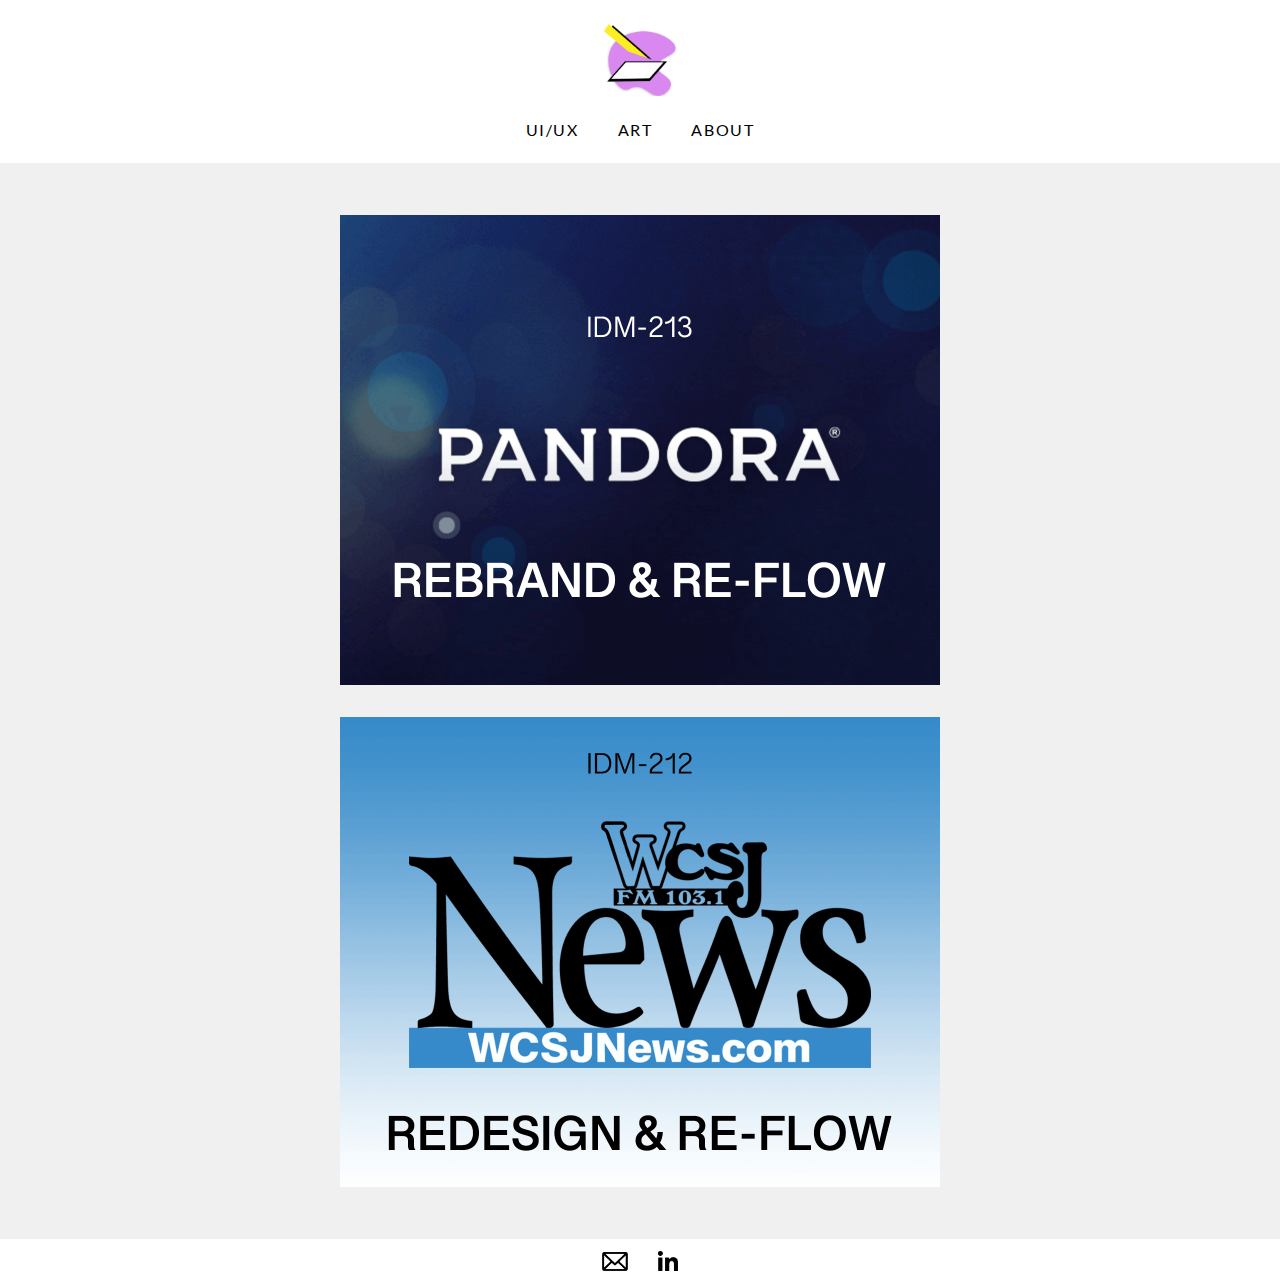
<file: index.html>
<!DOCTYPE html>
<html lang="en">
    <head>
        <meta charset="UTF-8" />
        <meta name="viewport" content="width=device-width, initial-scale=1.0" />
        <title>McInerneyMedia | UI/UX</title>
        <link rel="stylesheet" href="styles.css" />
        <link rel="icon" href="imagesscaled/logosmall.png" />
    </head>
    <body>
      <!--Top centered website logo.-->
        <div class="logo_art">
            <h1>
              <a href="index.html">
                  <img alt="Centered logo of yellow pencil on white paper with purple swirl behind it." src="imagesscaled/logo4.png" width=72 height=72>
                </a>
          </h1>
        </div>
<!--Centered navbar.-->
       <div class="site_menu">
          <ul>
            <li><a href="index.html">UI/UX</a></li>
            <li><a href="art.html">ART</a></li>
            <li><a href="about.html">ABOUT</a></li>
          </ul>
        </div>
<!--Main image preview content for the page.-->
          <div class="works"> 
            <div class="physwork">
              <a href="work2.html">
              <img src="imagesscaled/realtitle.png" alt="IDM-213, Pandora, Rebrand and Re-flow." width=600 height=470>
            </a>
            </div>
            <div class="physwork">
              <a href="work1.html">
              <img src="imagesscaled/wcsjtitle.png" alt="IDM-212 WCSJNews.com Redesign and Re-flow." width=600 height=470>
            </a>
              </div>
            </div>
            <!--Links to email and linkedin.-->
            <footer>
              <div class="bottom">
              <a href="mailto:sam646@drexel.edu">
                <img class="stevenlink" alt="Small Envelope, a linked image directing to Steven's email." src="imagesscaled/mail.png" width="26" height="19">
                </a>
              <a href="https://www.linkedin.com/in/steven-mcinerney-3b106819a/" target="_blank">
                <img class="stevenlink" alt="IN Logo from Linkedin, a linked image directing to Steven's linkedin profile." src="imagesscaled/linkedin.png" width="20" height="20">
                </a>
              </div>
        </footer>
    </body>
</html>
</file>
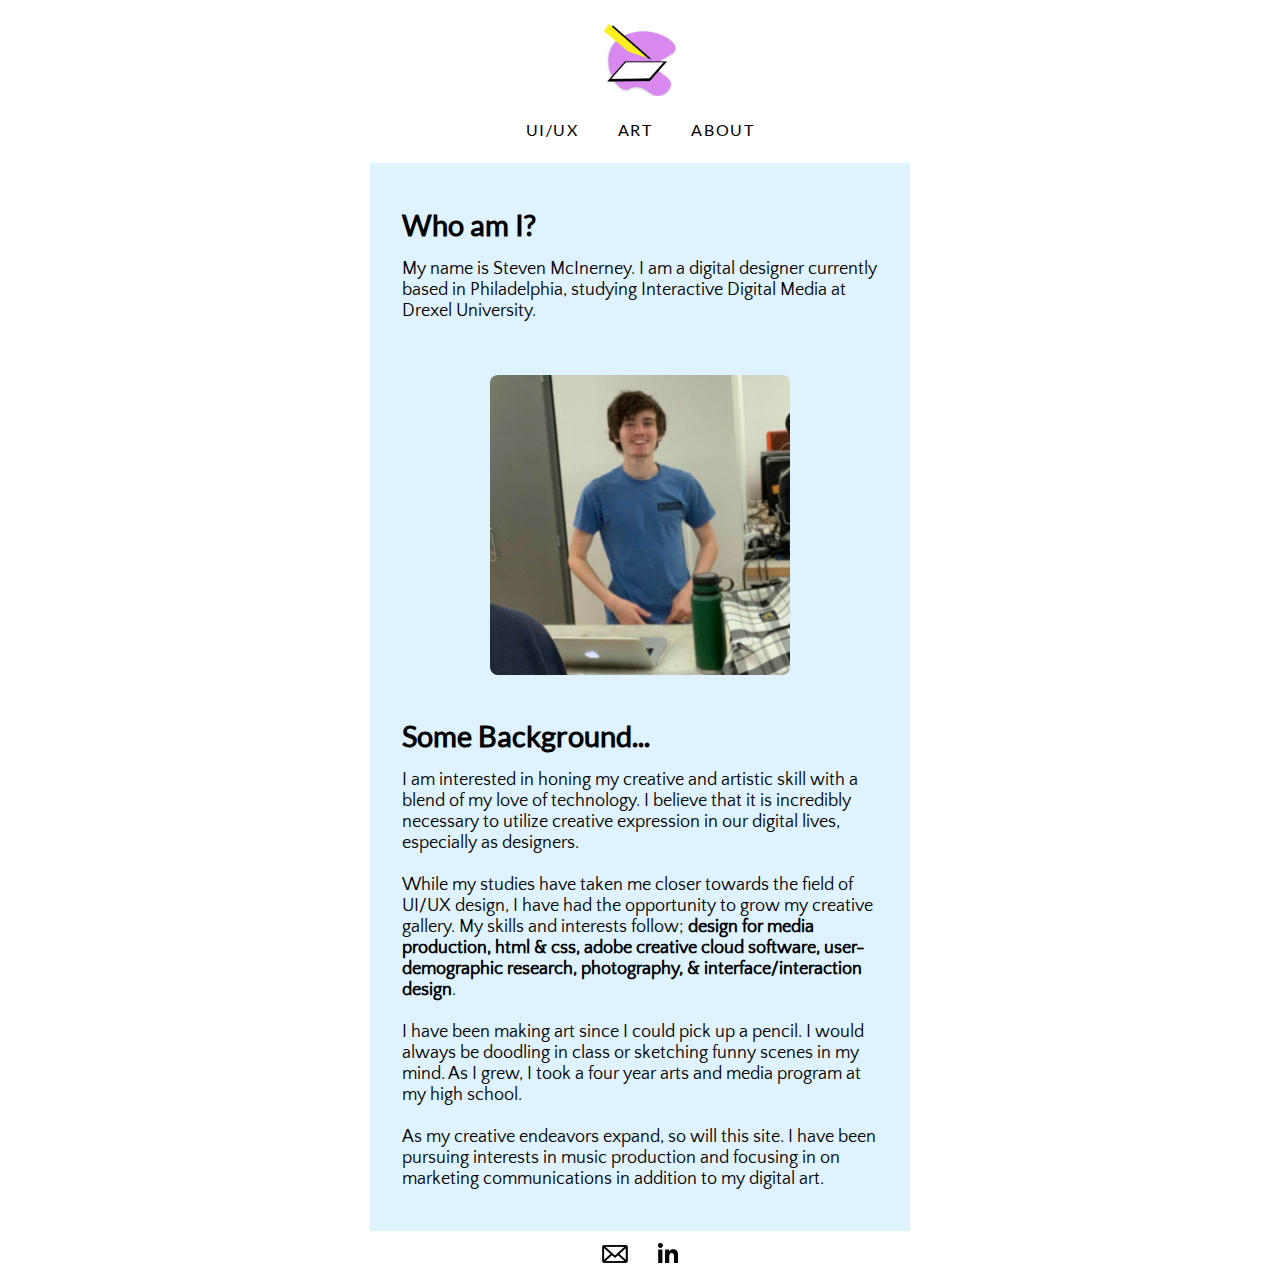
<file: about.html>
<!DOCTYPE html>
<html lang="en">
    <head>
        <meta charset="UTF-8" />
        <meta name="viewport" content="width=device-width, initial-scale=1.0" />
        <title>McInerneyMedia | About</title>
        <link rel="stylesheet" href="styles.css" />
        <link rel="icon" href="imagesscaled/logosmall.png">
    </head>
    <body>
      <!--Top centered website logo.-->
        <div class="logo_art">
            <h1>
              <a href="index.html">
                <img alt="Centered logo of yellow pencil on white paper with purple swirl behind it." src="imagesscaled/logo4.png" width=72 height=72>
                </a>
          </h1>
        </div>
        <!--Centered navbar.-->
        <div class="site_menu">
          <ul>
            <li><a href="uiux.html">UI/UX</a></li>
            <li><a href="art.html">ART</a></li>
            <li><a href="about.html">ABOUT</a></li>
          </ul>
        </div>
        <!--Main 'about me' content for the page.-->
        <div class="about_me">
        <br>
            <h3>Who am I?</h3>
            
          <p>My name is Steven McInerney. I am a digital designer currently based in Philadelphia, studying Interactive Digital Media at Drexel University.</p>
          <br>
          <br>
          <br>
          <img class= "me" src= "imagesscaled/myself.jpeg" alt="Picture of Steven smiling, standing in studio lab." width="300" height="300">
<br>
            <h3>Some Background...</h3>
            <p>I am interested in honing my creative and artistic skill with a blend of my love of technology. I believe that it is incredibly necessary to utilize creative expression in our digital lives, especially as designers.
            <br>
            <br>
            While my studies have taken me closer towards the field of UI/UX design, I have had the opportunity to grow my creative gallery. My skills and interests follow; <b> design for media production, html & css, adobe creative cloud software, user-demographic research, photography, & interface/interaction design</b>.
            <br>
            <br>
            I have been making art since I could pick up a pencil. I would always be doodling in class or sketching funny scenes in my mind. As I grew, I took a four year arts and media program at my high school.
            <br>
            <br>
            As my creative endeavors expand, so will this site. I have been pursuing interests in music production and focusing in on marketing communications in addition to my digital art.
            <br>
            <br>
            <br>
            </p>
            </div>
            <!--Links to email and linkedin.-->
            <footer>
              <div class="bottom">
              <a href="mailto:sam646@drexel.edu">
                <img class="stevenlink" alt="Small Envelope, a linked image directing to Steven's email." src="imagesscaled/mail.png" width="26" height="19">
                </a>
              <a href="https://www.linkedin.com/in/steven-mcinerney-3b106819a/" target="_blank">
                <img class="stevenlink" alt="IN Logo from Linkedin, a linked image directing to Steven's linkedin profile." src="imagesscaled/linkedin.png" width="20" height="20">
                </a>
              </div>
        </footer>
    </body>
</html>
</file>
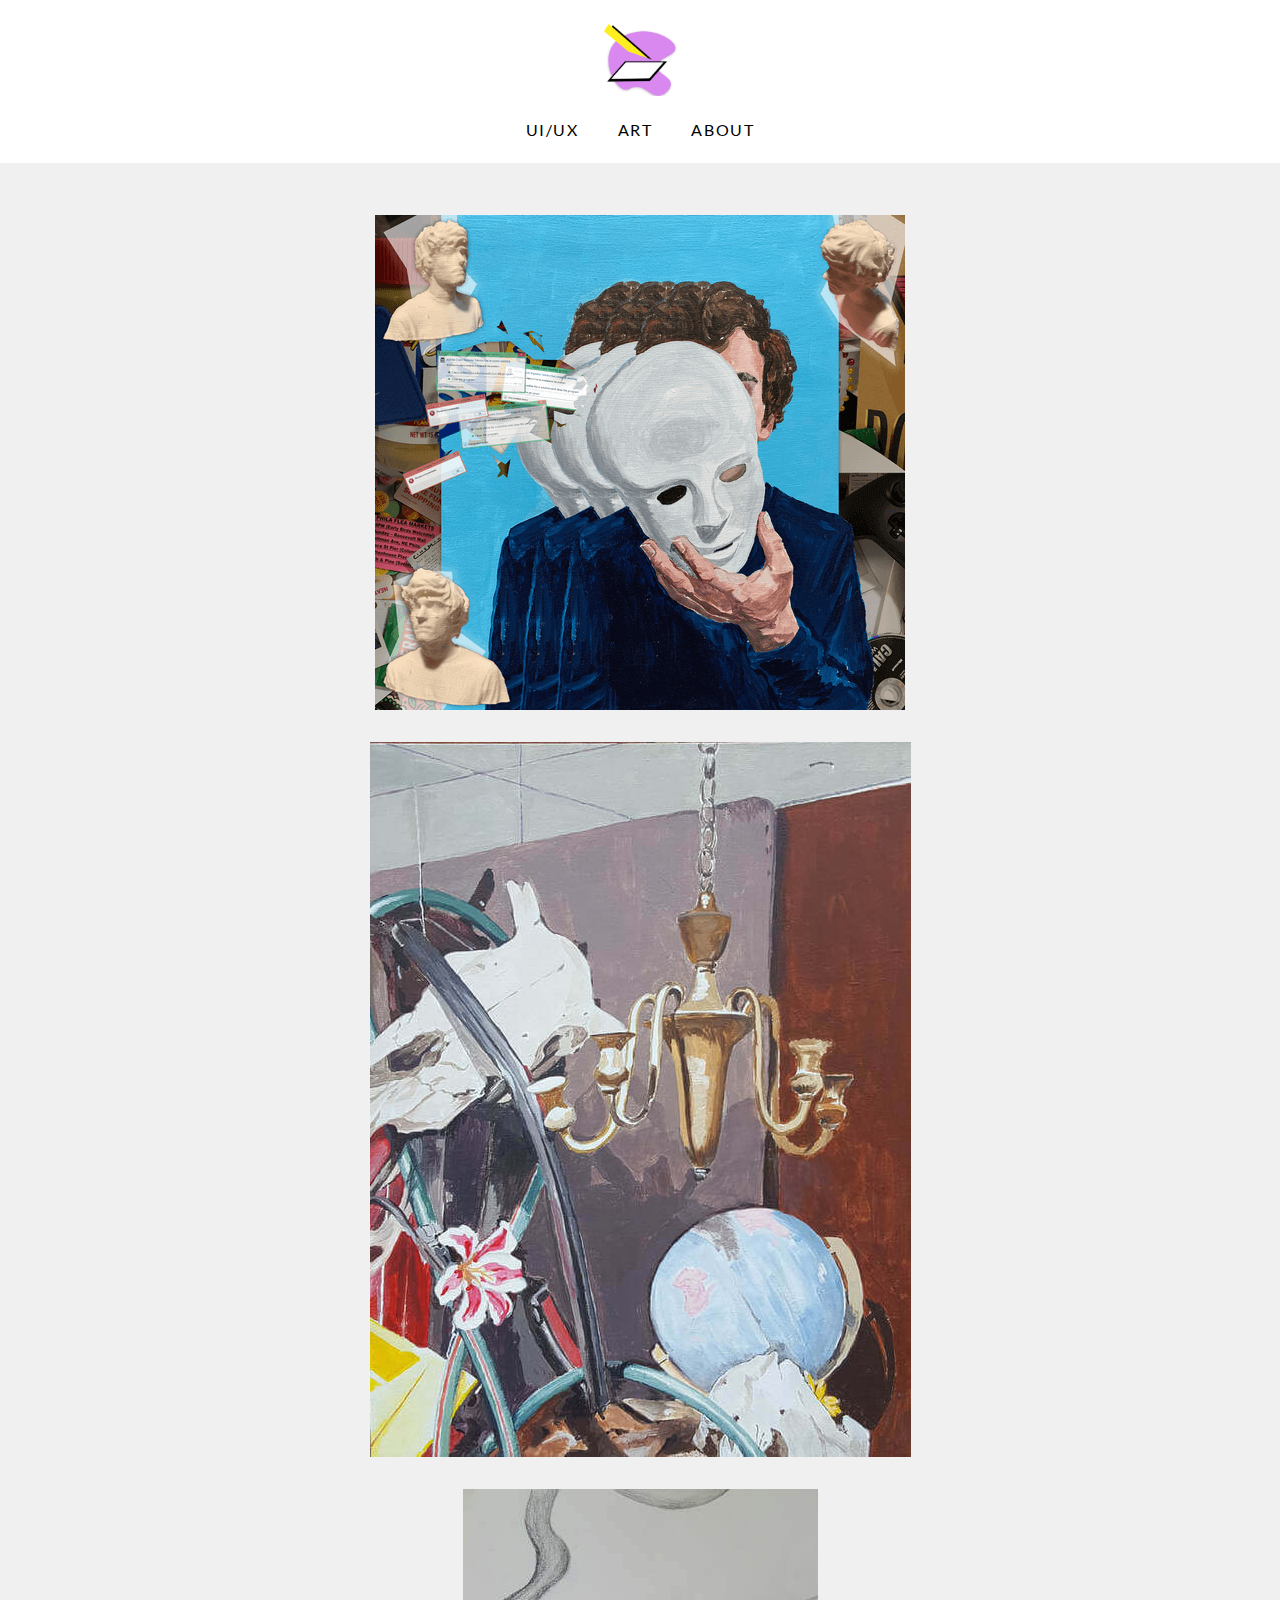
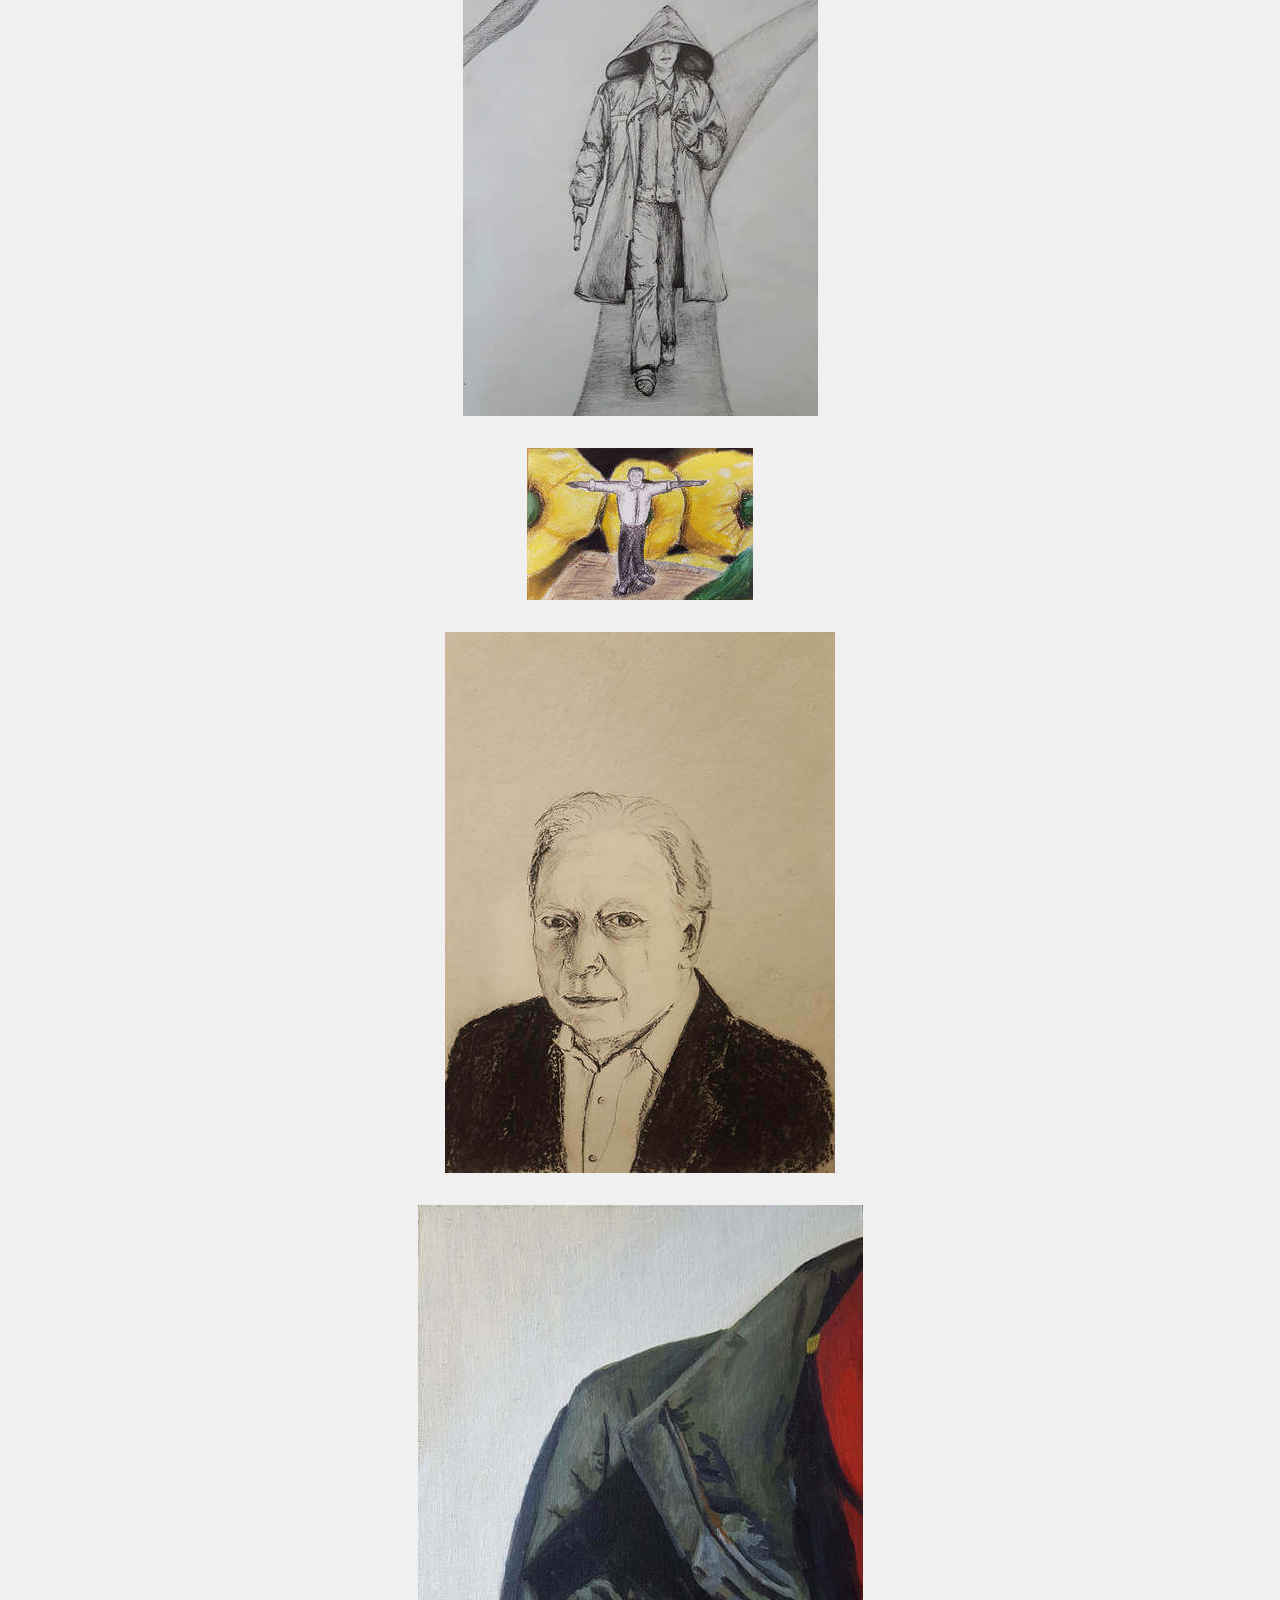
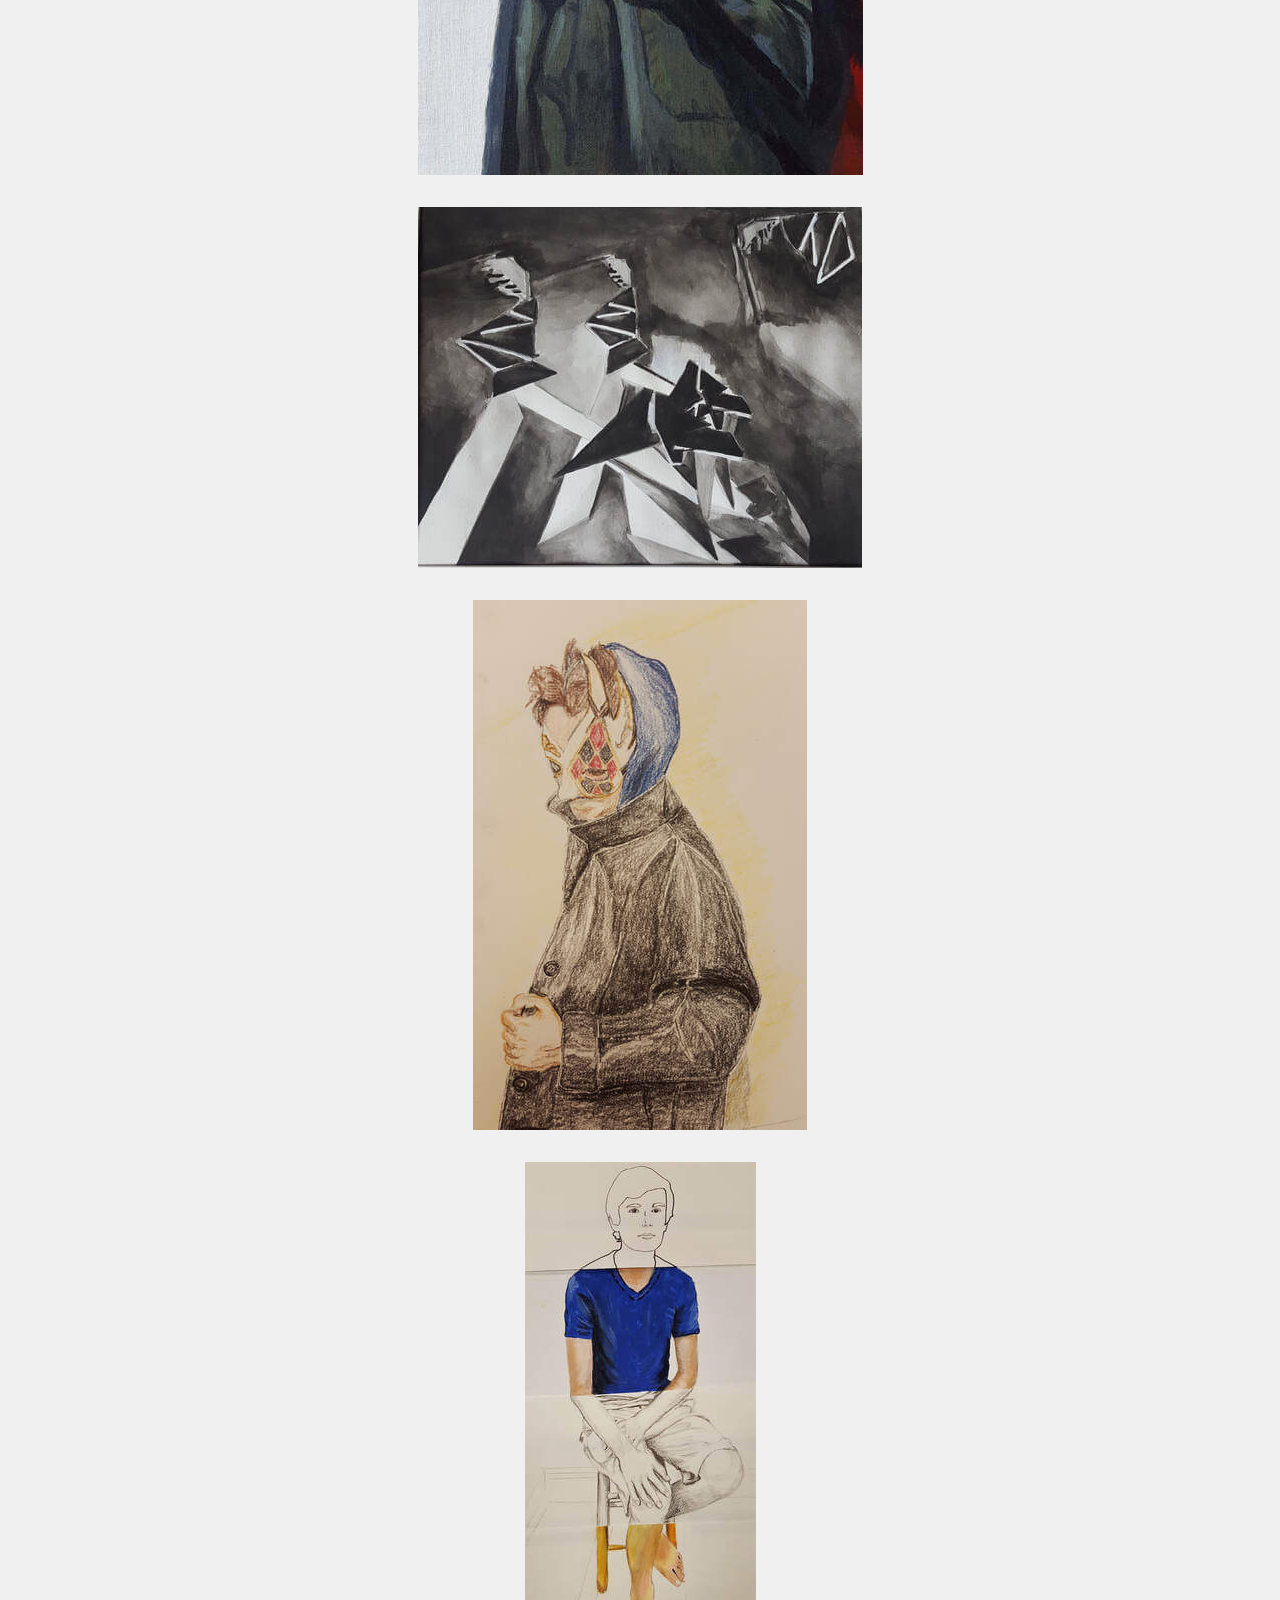
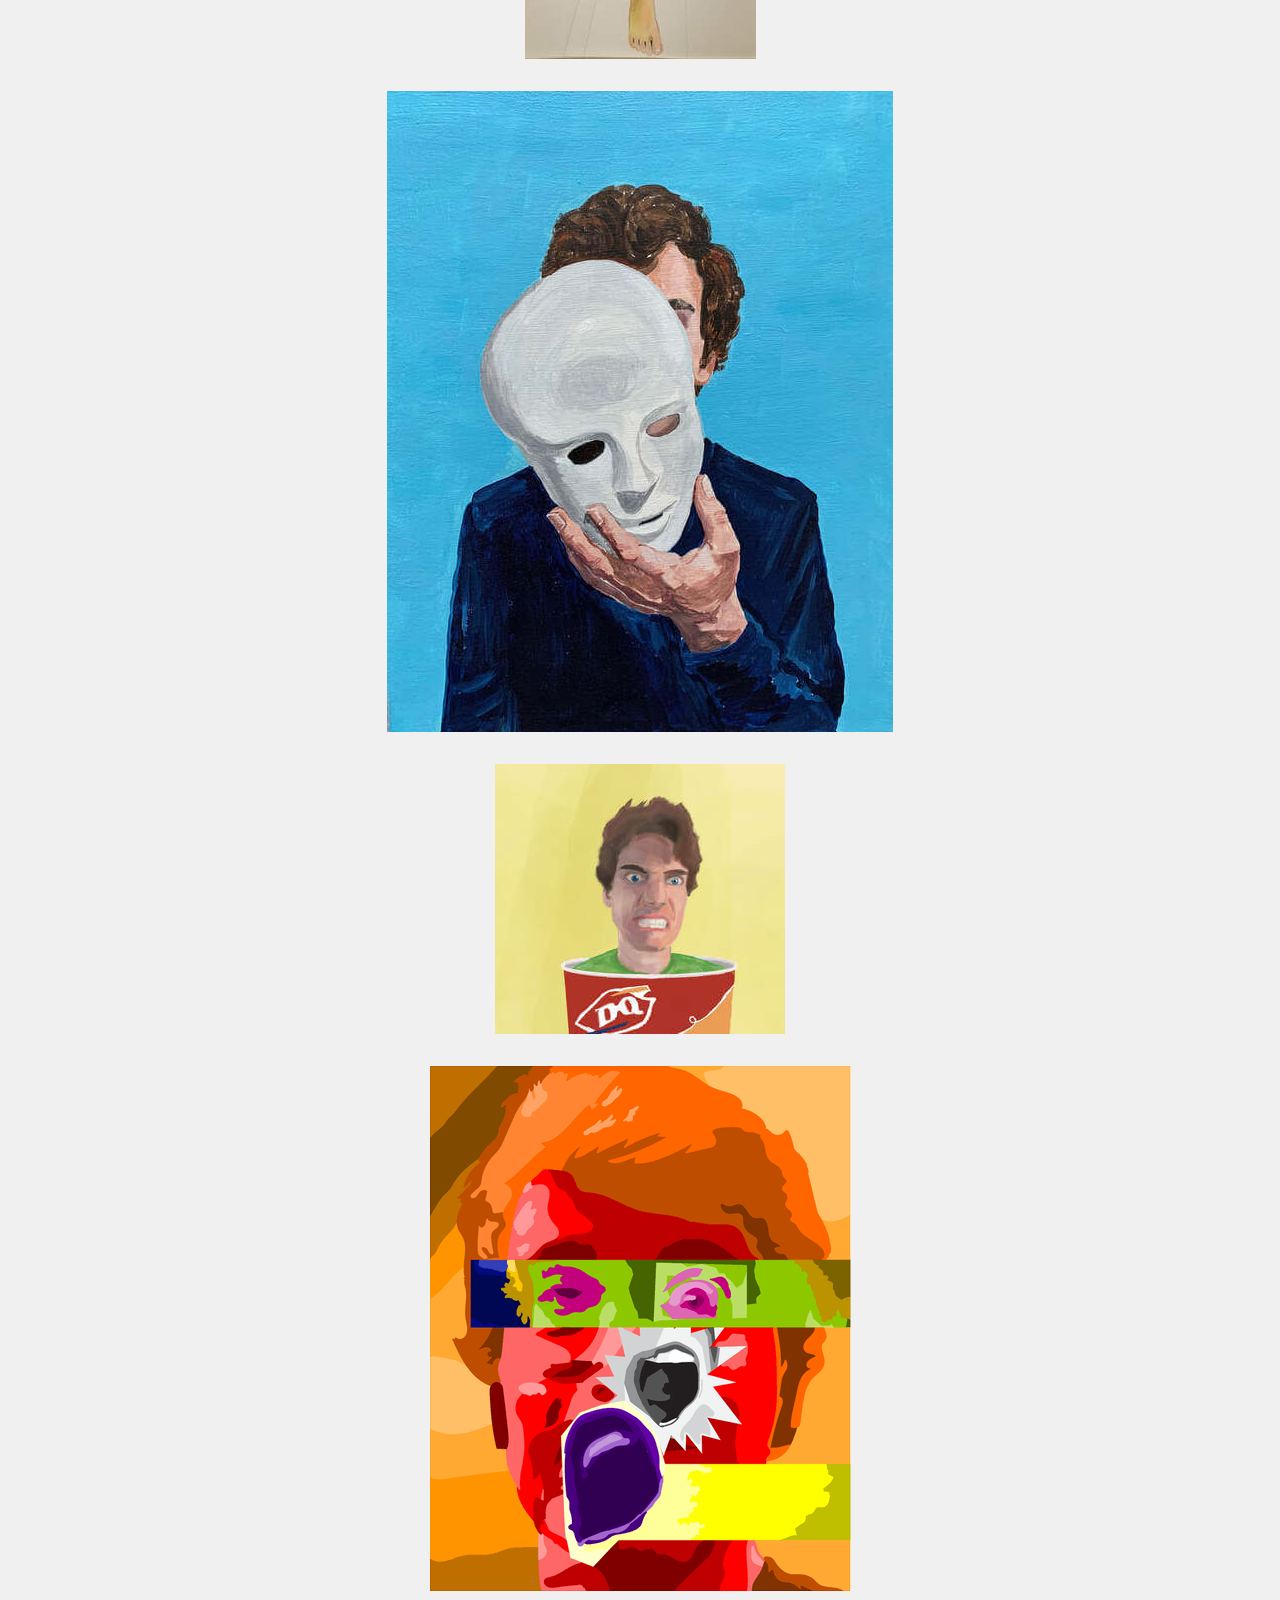
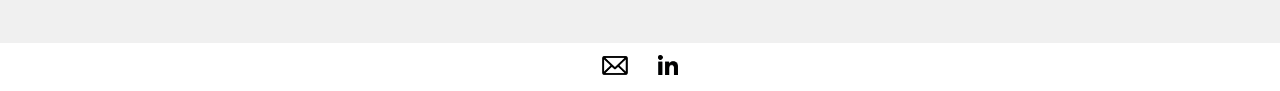
<file: art.html>
<!DOCTYPE html>
<html lang="en">
    <head>
        <meta charset="UTF-8">
        <meta name="viewport" content="width=device-width, initial-scale=1.0">
        <title>McInerneyMedia | Art</title>
        <link rel="stylesheet" href="styles.css">
        <link rel="icon" href="imagesscaled/logosmall.png">
    </head>
    <!--Top centered website logo.-->
    <body>
        <div class="logo_art">
            <h1>
              <a href="index.html">
                <img alt="Centered logo of yellow pencil on white paper with purple swirl behind it." src="imagesscaled/logo4.png" width=72 height=72>
                </a>
          </h1>
        </div>
        <!--Centered navbar.-->
        <div class="site_menu">
          <ul>
            <li><a href="uiux.html">UI/UX</a></li>
            <li><a href="art.html">ART</a></li>
            <li><a href="about.html">ABOUT</a></li>
          </ul>
        </div>
      <!--Section containing pop-up button for returning to page tops.-->
        <button onclick="topFunction()" id="myBtn" title="Go to top">Top</button>

        <script>

          var mybutton = document.getElementById("myBtn");
          
          window.onscroll = function() {scrollFunction()};
          
          function scrollFunction() {
            if (document.body.scrollTop > 20 || document.documentElement.scrollTop > 20) {
              mybutton.style.display = "block";
            } else {
              mybutton.style.display = "none";
            }
          }
          
          function topFunction() {
            document.body.scrollTop = 0;
            document.documentElement.scrollTop = 0;
          }
          </script>
<!--Main gallery content for the page.-->
          <div class="works"> 
            <div class="physwork">
              <img src="imagesscaled/bluemix.png" alt="Digital multimedia piece of masked figure glitching with 3D heads circling.">
            </div>
              <div class="physwork">
                <img src="imagesscaled/chand.jpg" alt="Acrylic painting of gold chandelier next to deer skull and earth globe.">
              </div>
              <div class="physwork">
                <img src="imagesscaled/walk.jpg" alt="Graphite pencil drawing of man in coat walking on abstract path.">
              </div>
              <div class="physwork">
                <img src="imagesscaled/pepper.jpg" alt="Pastel piece of man in suit posing in-front of peppers.">
              </div>
              <div class="physwork">
                <img src="imagesscaled/vet.jpg" alt="Charcoal piece of profile of US veteran.">
              </div>
              <div class="physwork">
                <img src="imagesscaled/green.jpg" alt="Acrylic painting of a shoulder of green coat with red accent.">
              </div>
              <div class="physwork">
                <img src="imagesscaled/poly.jpg" alt="Black and white watercolor painting of polygonal abstract scene.">
              </div>
              <div class="physwork">
                <img src="imagesscaled/look.jpg" alt="Colored pencil piece of masked figure posing in black leather coat.">
              </div>
              <div class="physwork">
                <img src="imagesscaled/sit.jpg" alt="Multimedia piece of Steven sitting in on stool.">
              </div>
              <div class="physwork">
                <img src="imagesscaled/blue.jpg" alt="Acrylic painting of figure in blue holding up white mask in-front of them.">
              </div>
            <div class="physwork">
              <img src="imagesscaled/DQ.jpg" alt="Digital painting of Steven grimacing inside of ice cream cup."> 
            </div>
            <div class="physwork">
              <img src="imagesscaled/redgreen.png" alt="Digital piece of Steven screaming in elevator.">
            </div>
              </div>
              <!--Links to email and linkedin.-->
              <footer>
                <div class="bottom">
                <a href="mailto:sam646@drexel.edu">
                  <img class="stevenlink" alt="Small Envelope, a linked image directing to Steven's email." src="imagesscaled/mail.png" width="26" height="19">
                  </a>
                <a href="https://www.linkedin.com/in/steven-mcinerney-3b106819a/" target="_blank">
                  <img class="stevenlink" alt="IN Logo from Linkedin, a linked image directing to Steven's linkedin profile." src="imagesscaled/linkedin.png" width="20" height="20">
                  </a>
                </div>
        </footer>
    </body>
</html>
</file>
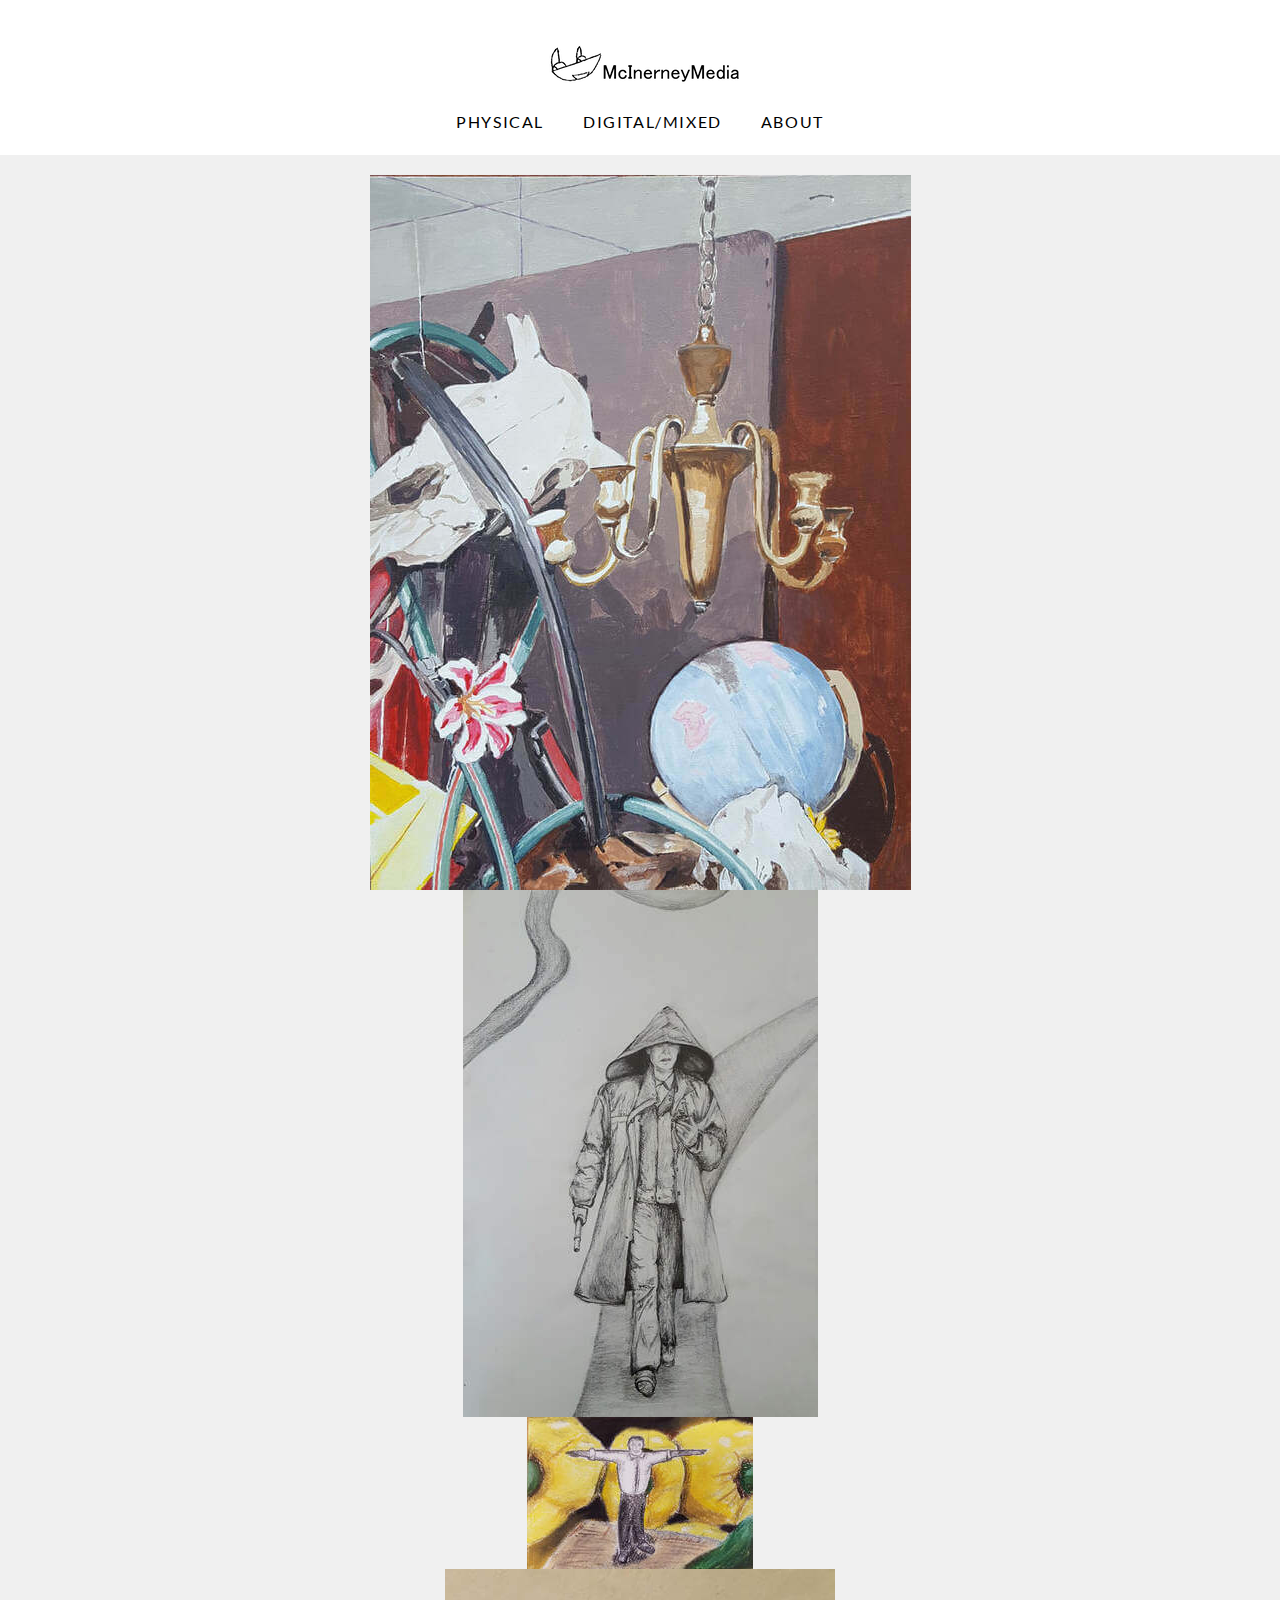
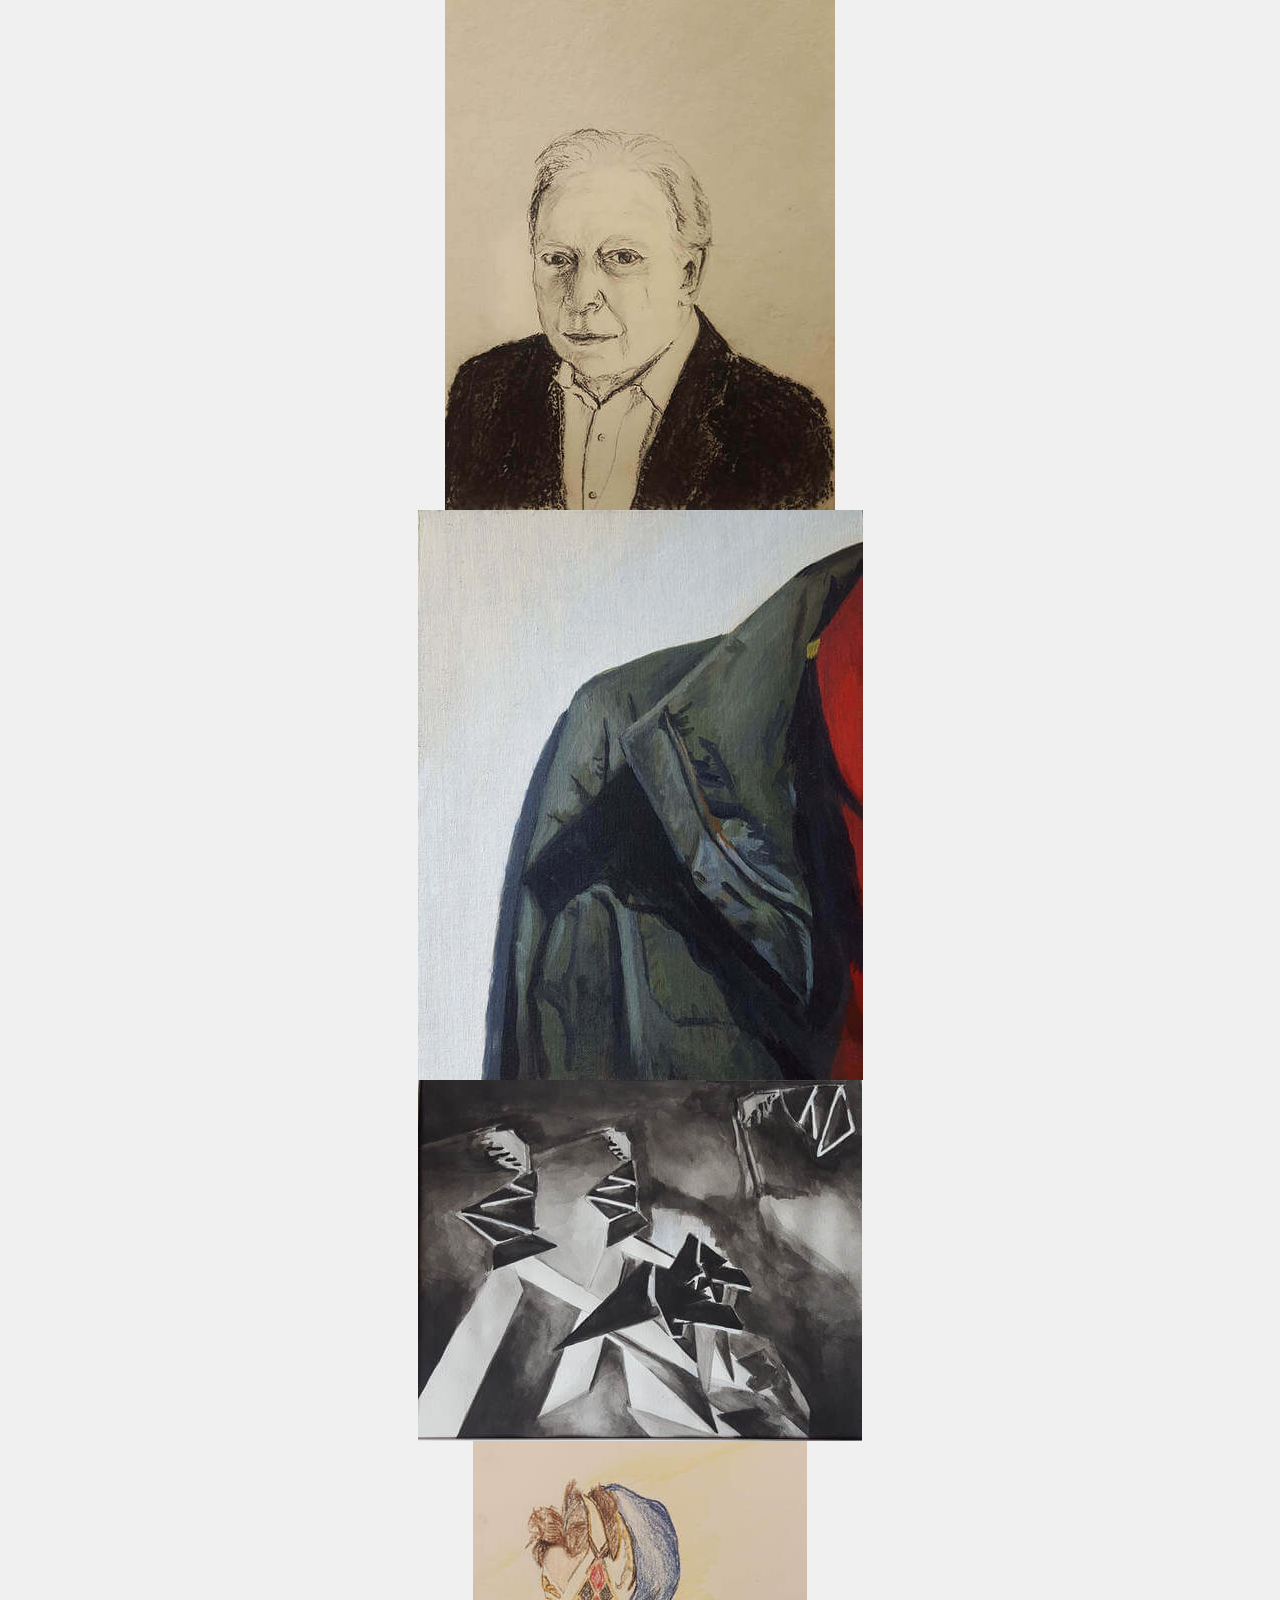
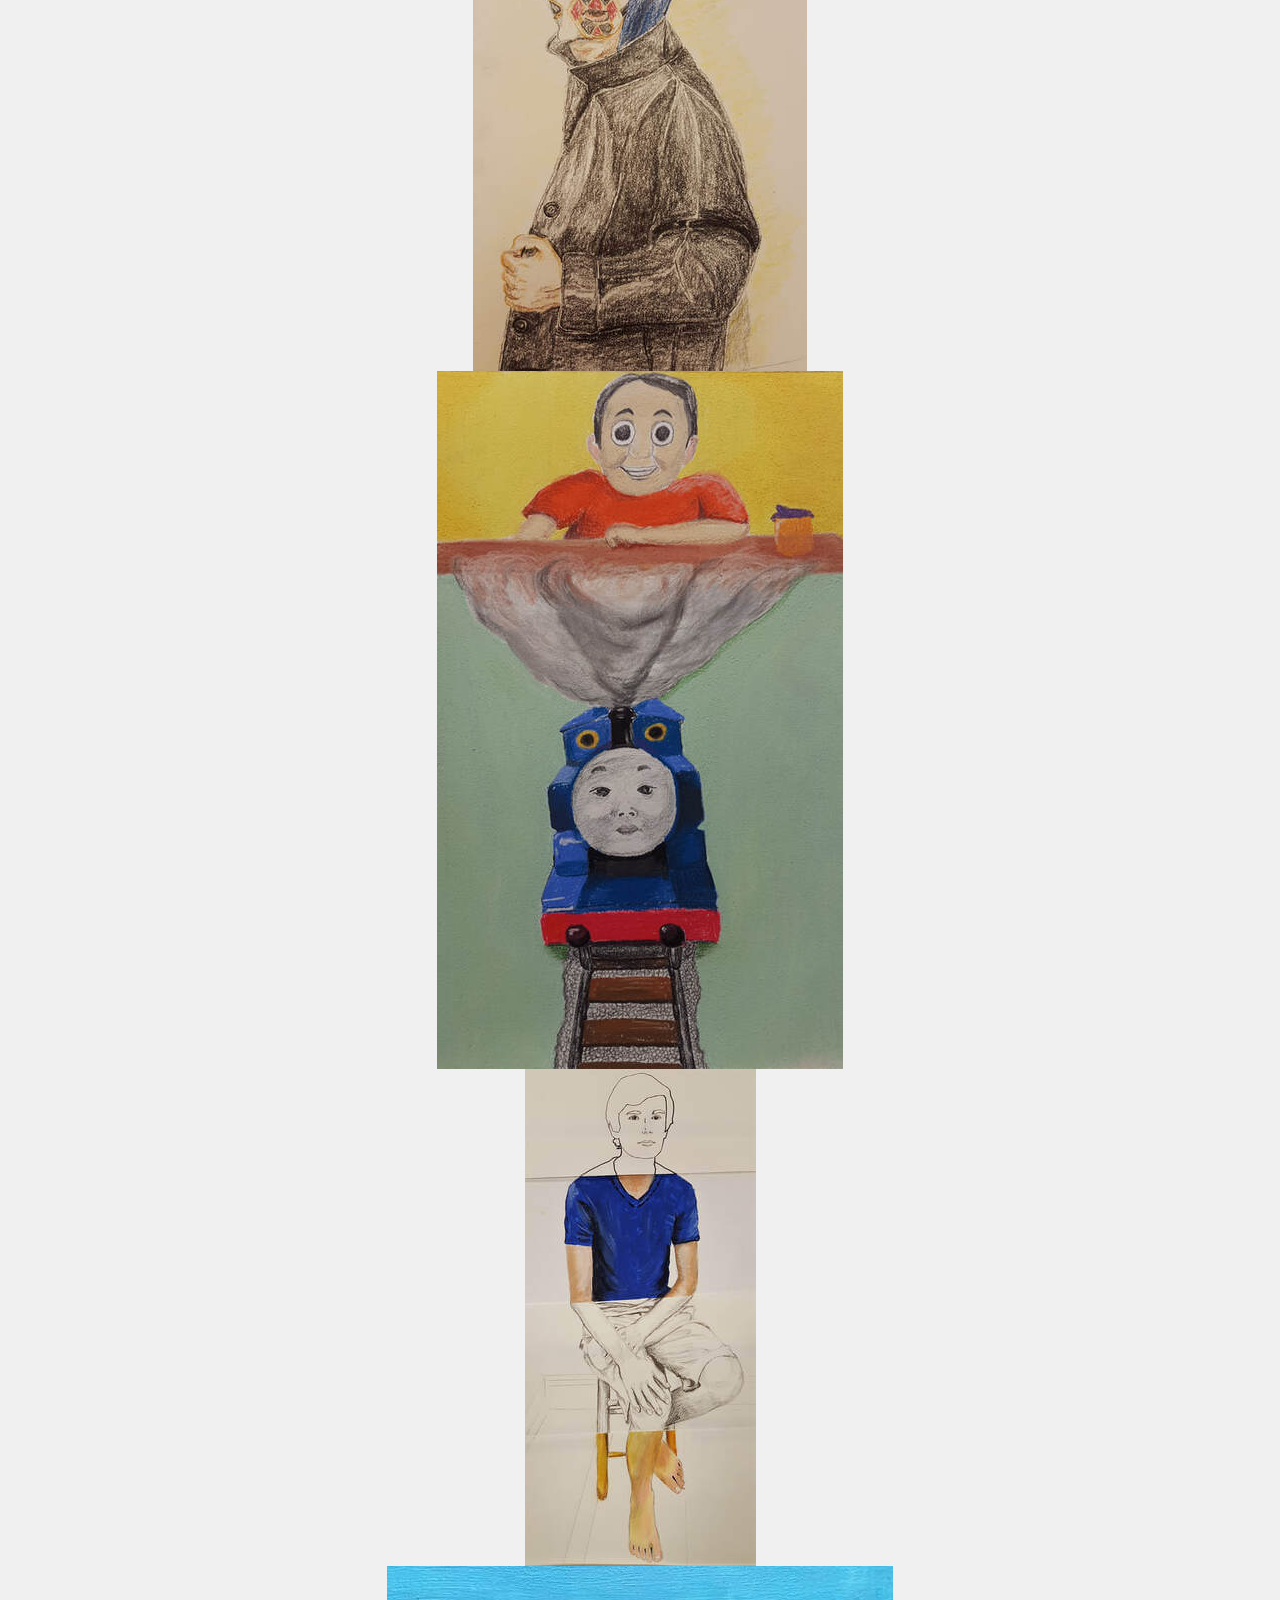
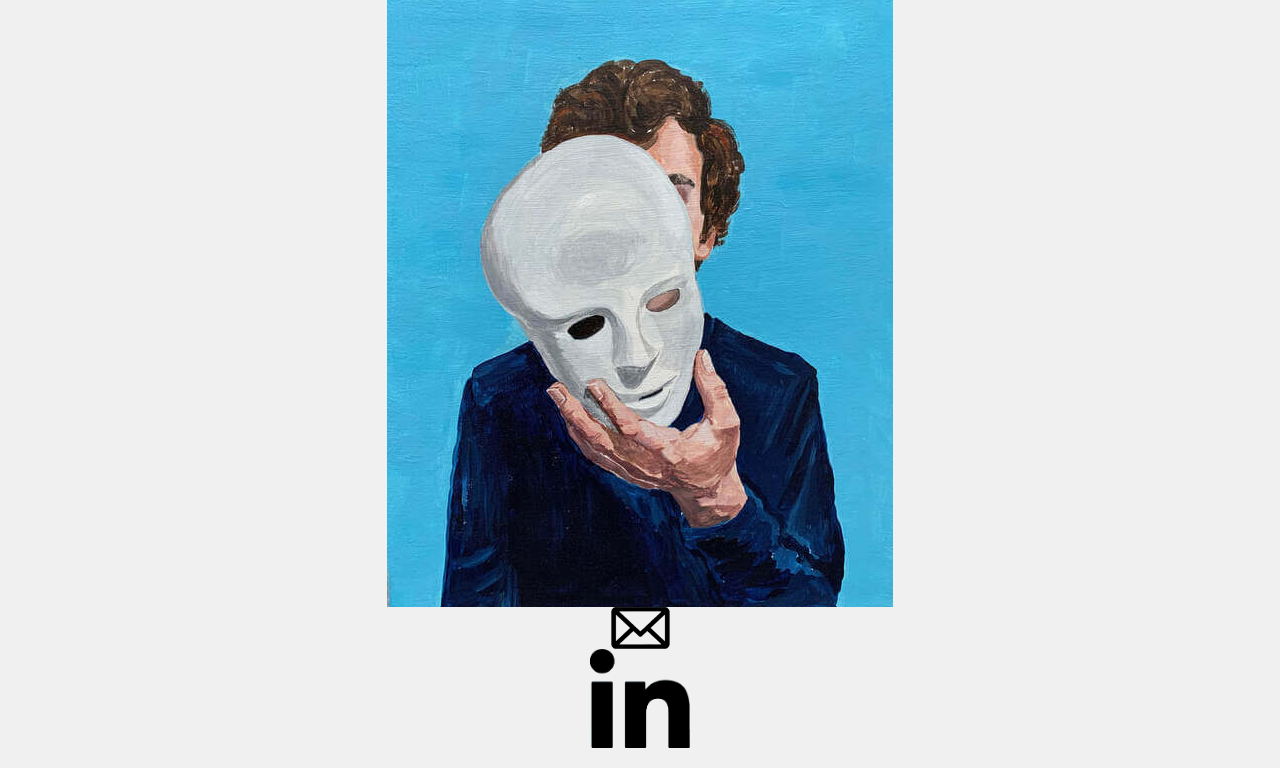
<file: index2.html>
<!DOCTYPE html>
<html lang="en">
    <head>
        <meta charset="UTF-8" />
        <meta name="viewport" content="width=device-width, initial-scale=1.0" />
        <title>McInerney Media</title>
        <link rel="stylesheet" href="styles.css" />
    </head>
    <br>
    <body>
        <div class="logo_art">
            <h1>
              <a href="index2.html">
                <img alt="Smiling Character Logo with McInerney Media text to the right of it" src="images/logo3.png" width="200" height="46">
                </a>
          </h1>
        </div>
       <div class="site_menu"
          <ul>
            <li><a href="index2.html">PHYSICAL</a></li>
            <li><a href="digital.html">DIGITAL/MIXED</a></li>
            <li><a href="about.html">ABOUT</a></li>
          </ul>
        </div>
          <div class="works"> 
            <div class="column">
              <img src="imagesscaled/chand.jpg">
              <img src="imagesscaled/walk.jpg">
              <img src="imagesscaled/pepper.jpg">
              <img src="imagesscaled/vet.jpg">
              <img src="imagesscaled/green.jpg">
            </div>
            <div class="column">
            <img src="imagesscaled/poly.jpg">
            <img src="imagesscaled/look.jpg">
            <img src="imagesscaled/thomas.jpg">
            <img src="imagesscaled/sit.jpg">
            <img src="imagesscaled/blue.jpg">
        </div>
    </body>
    <footer>
              <a href="mailto:sam646@drexel.edu">
                <img alt="Link To Steven's Email" src="imagesscaled/mail.png" width="59" height="42">
                </a>
              <a href="https://www.linkedin.com/in/steven-mcinerney-3b106819a/" target="_blank">
                <img alt="Link To Steven's Email" src="imagesscaled/linkedin.png" width="100" height="100">
                </a>
    </footer>
</html>
</file>
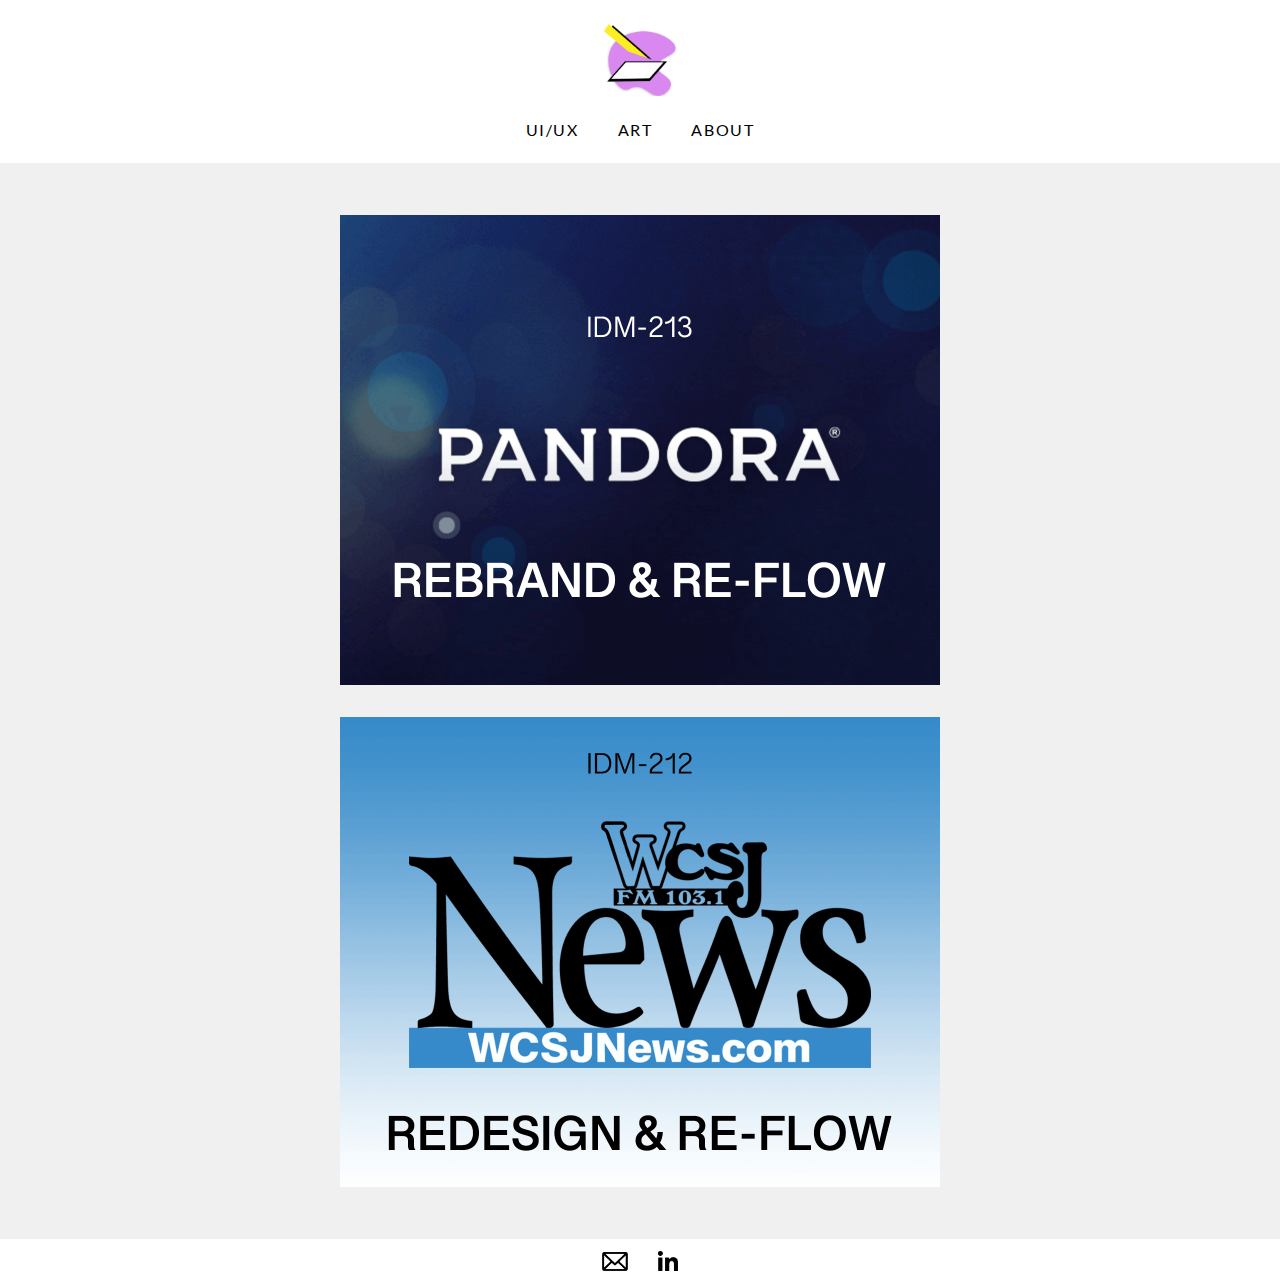
<file: uiux.html>
<!DOCTYPE html>
<html lang="en">
    <head>
        <meta charset="UTF-8" />
        <meta name="viewport" content="width=device-width, initial-scale=1.0" />
        <title>McInerneyMedia | UI/UX</title>
        <link rel="stylesheet" href="styles.css" />
        <link rel="icon" href="imagesscaled/logosmall.png" />
    </head>
    <body>
      <!--Top centered website logo.-->
        <div class="logo_art">
            <h1>
              <a href="index.html">
                  <img alt="Centered logo of yellow pencil on white paper with purple swirl behind it." src="imagesscaled/logo4.png" width=72 height=72>
                </a>
          </h1>
        </div>
<!--Centered navbar.-->
       <div class="site_menu">
          <ul>
            <li><a href="uiux.html">UI/UX</a></li>
            <li><a href="art.html">ART</a></li>
            <li><a href="about.html">ABOUT</a></li>
          </ul>
        </div>
<!--Main image preview content for the page.-->
          <div class="works"> 
            <div class="physwork">
              <a href="work2.html">
              <img src="imagesscaled/realtitle.png" alt="IDM-213, Pandora, Rebrand and Re-flow." width=600 height=470>
            </a>
            </div>
            <div class="physwork">
              <a href="work1.html">
              <img src="imagesscaled/wcsjtitle.png" alt="IDM-212 WCSJNews.com Redesign and Re-flow." width=600 height=470>
            </a>
              </div>
            </div>
            <!--Links to email and linkedin.-->
            <footer>
              <div class="bottom">
              <a href="mailto:sam646@drexel.edu">
                <img class="stevenlink" alt="Small Envelope, a linked image directing to Steven's email." src="imagesscaled/mail.png" width="26" height="19">
                </a>
              <a href="https://www.linkedin.com/in/steven-mcinerney-3b106819a/" target="_blank">
                <img class="stevenlink" alt="IN Logo from Linkedin, a linked image directing to Steven's linkedin profile." src="imagesscaled/linkedin.png" width="20" height="20">
                </a>
              </div>
        </footer>
    </body>
</html>
</file>
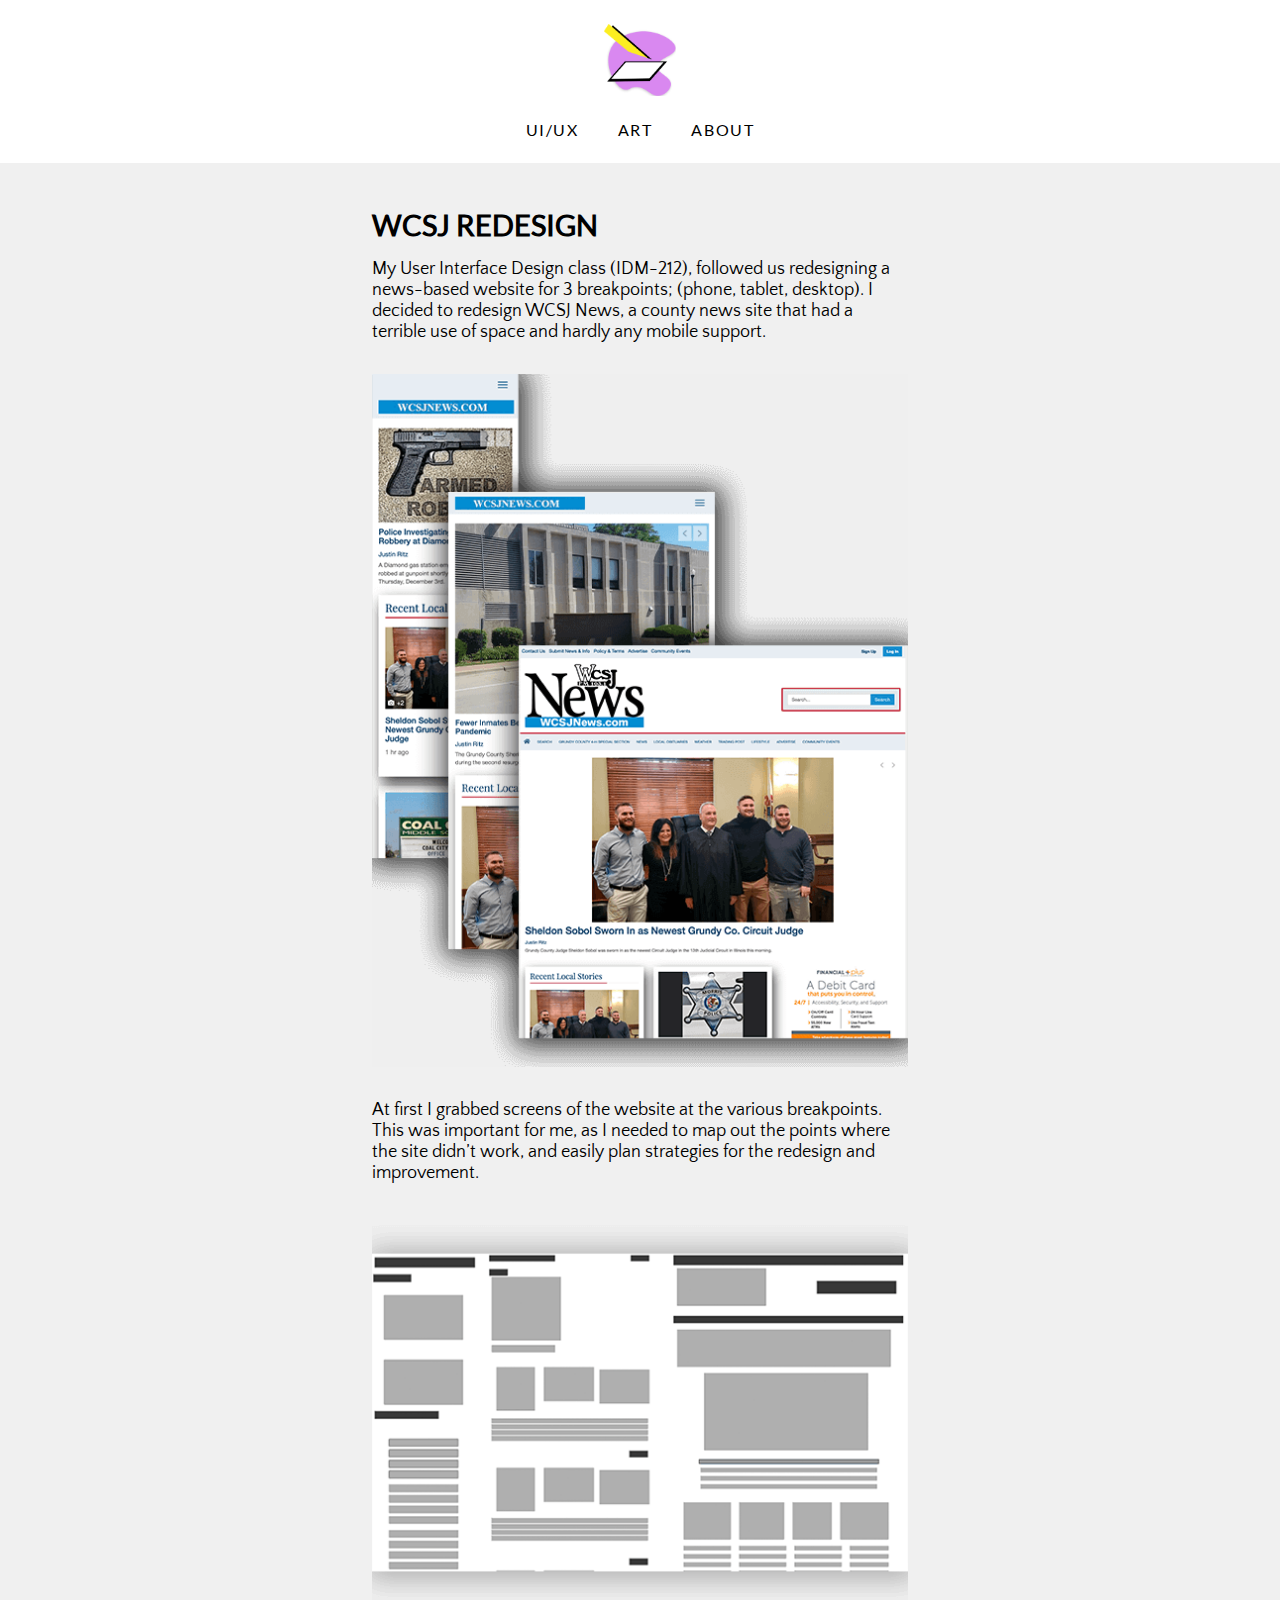
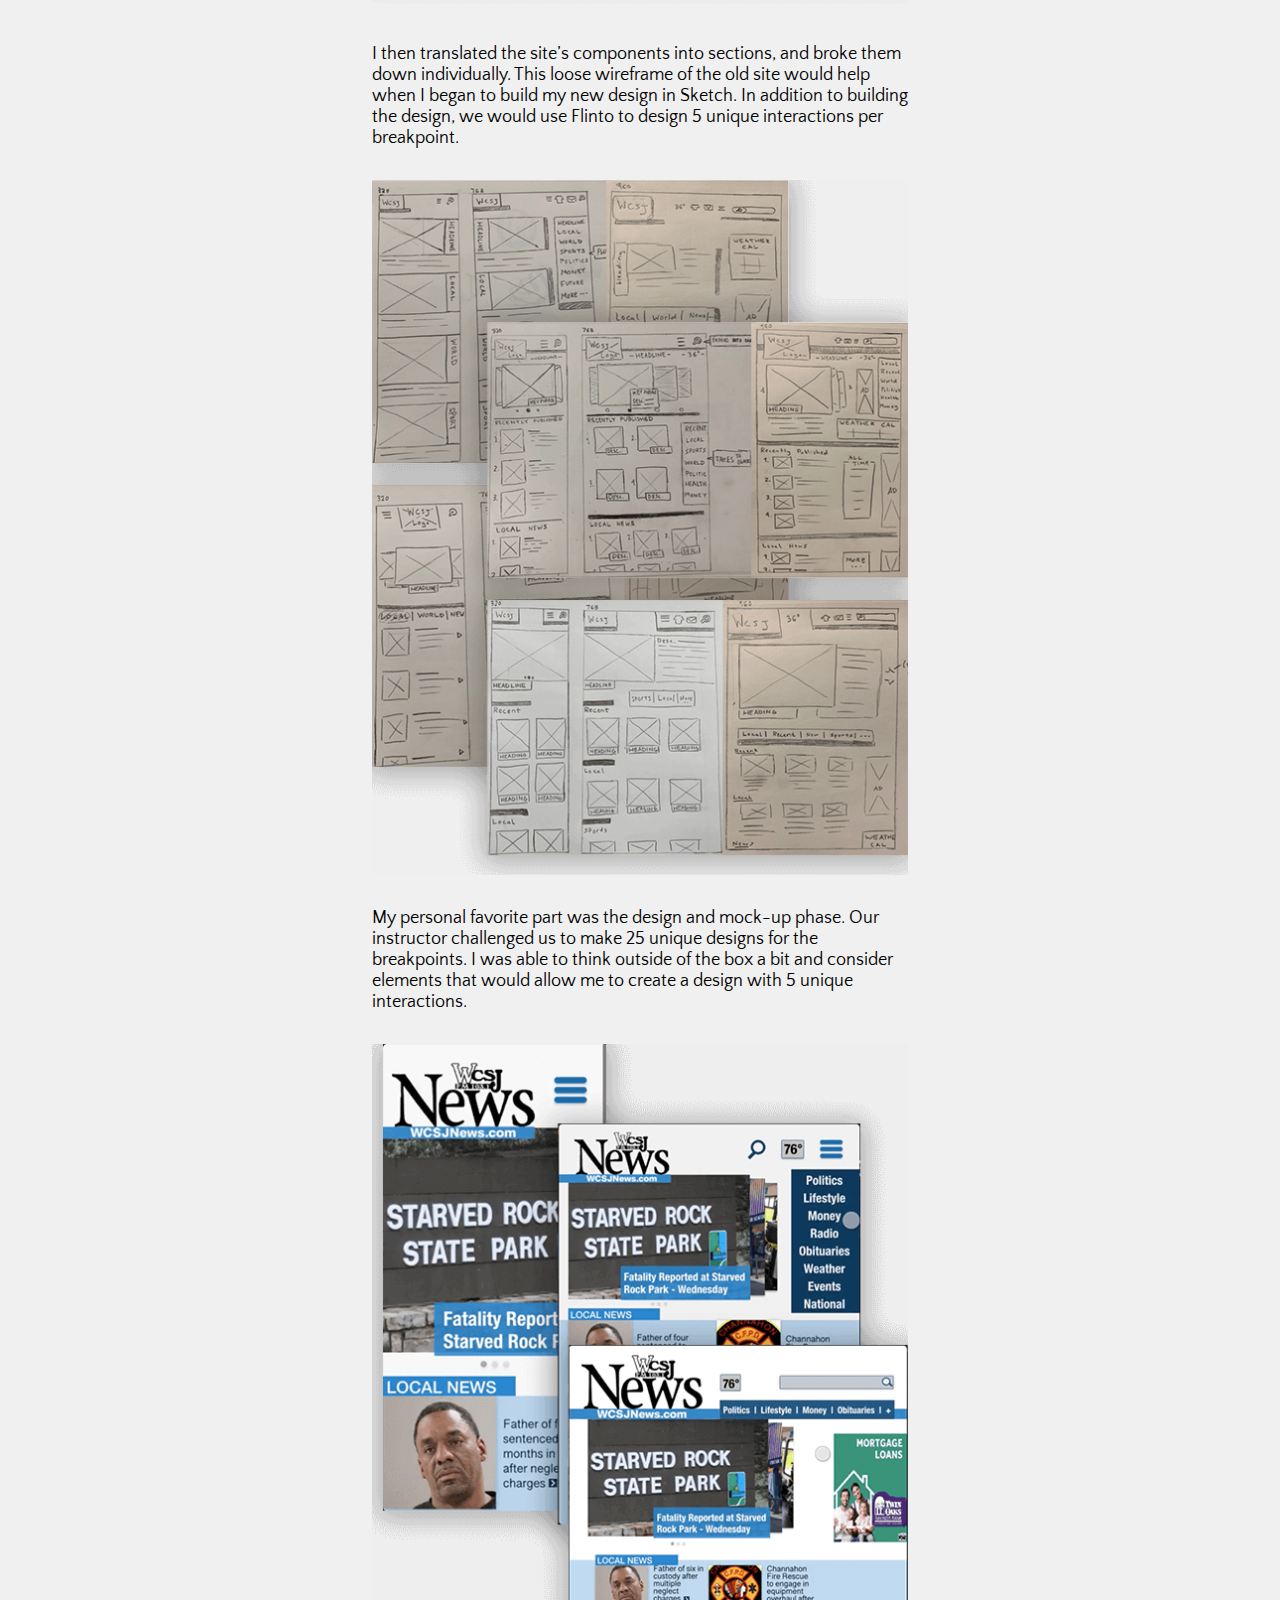
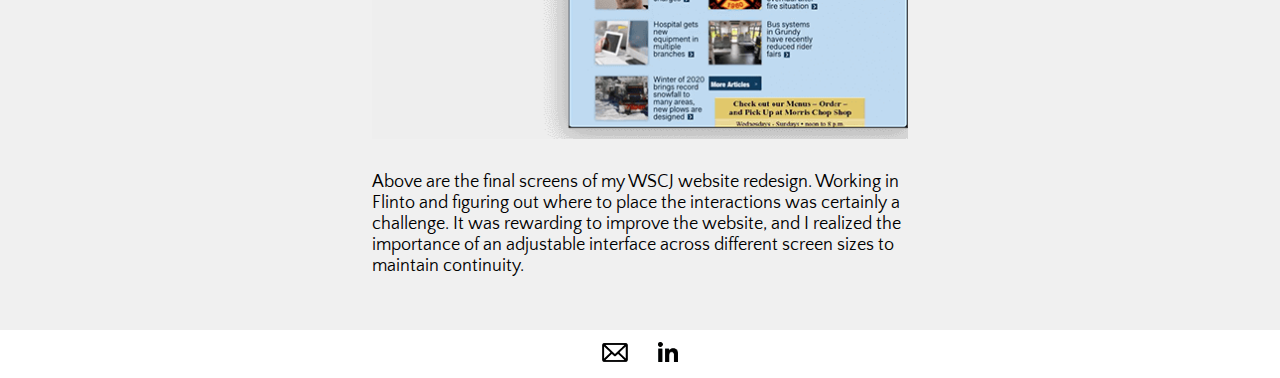
<file: work1.html>
<!DOCTYPE html>
<html lang="en">
    <head>
        <meta charset="UTF-8" />
        <meta name="viewport" content="width=device-width, initial-scale=1.0" />
        <title>McInerneyMedia | Project I</title>
        <link rel="stylesheet" href="styles.css" />
        <link rel="icon" href="imagesscaled/logosmall.png" />
    </head>
    <!--Top centered website logo.-->
    <body>
        <div class="logo_art">
            <h1>
              <a href="index.html">
                  <img alt="Centered logo of yellow pencil on white paper with purple swirl behind it." src="imagesscaled/logo4.png" width=72 height=72>
                </a>
          </h1>
        </div>
        <!--Centered navbar.-->
        <div class="site_menu">
          <ul>
            <li><a href="uiux.html">UI/UX</a></li>
            <li><a href="art.html">ART</a></li>
            <li><a href="about.html">ABOUT</a></li>
          </ul>
        </div>
<!--Section containing pop-up button for returning to page tops.-->
        <button onclick="topFunction()" id="myBtn" title="Go to top">Top</button>
        
<script>

var mybutton = document.getElementById("myBtn");

window.onscroll = function() {scrollFunction()};

function scrollFunction() {
  if (document.body.scrollTop > 20 || document.documentElement.scrollTop > 20) {
    mybutton.style.display = "block";
  } else {
    mybutton.style.display = "none";
  }
}

function topFunction() {
  document.body.scrollTop = 0;
  document.documentElement.scrollTop = 0;
}
</script>
<!--Main text and image documentation content for the page.-->
          <div class="worksalt">
            <div class="projects">
              <br>
            <h3>WCSJ REDESIGN</h3>
            <p>My User Interface Design class (IDM-212), followed us redesigning a news-based website for 3 breakpoints; (phone, tablet, desktop). I decided to redesign WCSJ News, a county news site that had a terrible use of space and hardly any mobile support.</p>
            <div class="projectwork">
              <img src="imagesscaled/wcsjold.png" alt="Three different sized screens of the old WCSJ website.">
            </div>
            <p>At first I grabbed screens of the website at the various breakpoints. This was important for me, as I needed to map out the points where the site didn’t work, and easily plan strategies for the redesign and improvement.</p>
            <div class="projectwork">
              <img src="imagesscaled/wireframe.png" alt="A low fidelity wireframe of the three screens, on one pane and comprised of gray boxes.">
            </div>
            <p>I then translated the site’s components into sections, and broke them down individually. This loose wireframe of the old site would help when I began to build my new design in Sketch. In addition to building the design, we would use Flinto to design 5 unique interactions per breakpoint.</p>
            <div class="projectwork">
              <img src="imagesscaled/wscjsketch.png" alt="Various sketches of website designs on sketch paper.">
            </div>
            <p>My personal favorite part was the design and mock-up phase. Our instructor challenged us to make 25 unique designs for the breakpoints. I was able to think outside of the box a bit and consider elements that would allow me to create a design with 5 unique interactions.</p>
            <div class="projectwork">
              <img src="imagesscaled/wcsjnew.png" alt="Three different sized screens of Steven's redesigned WCSJ website.">
            </div>
            <p>Above are the final screens of my WSCJ website redesign. Working in Flinto and figuring out where to place the interactions was certainly a challenge. It was rewarding to improve the website, and I realized the importance of an adjustable interface across different screen sizes to maintain continuity.</p>
            <br>
            <br>
            <br>
          </div>
        </div>
        <!--Links to email and linkedin.-->
        <footer>
          <div class="bottom">
          <a href="mailto:sam646@drexel.edu">
            <img class="stevenlink" alt="Small Envelope, a linked image directing to Steven's email." src="imagesscaled/mail.png" width="26" height="19">
            </a>
          <a href="https://www.linkedin.com/in/steven-mcinerney-3b106819a/" target="_blank">
            <img class="stevenlink" alt="IN Logo from Linkedin, a linked image directing to Steven's linkedin profile." src="imagesscaled/linkedin.png" width="20" height="20">
            </a>
          </div>
    </footer>
    </body>
</html>
</file>
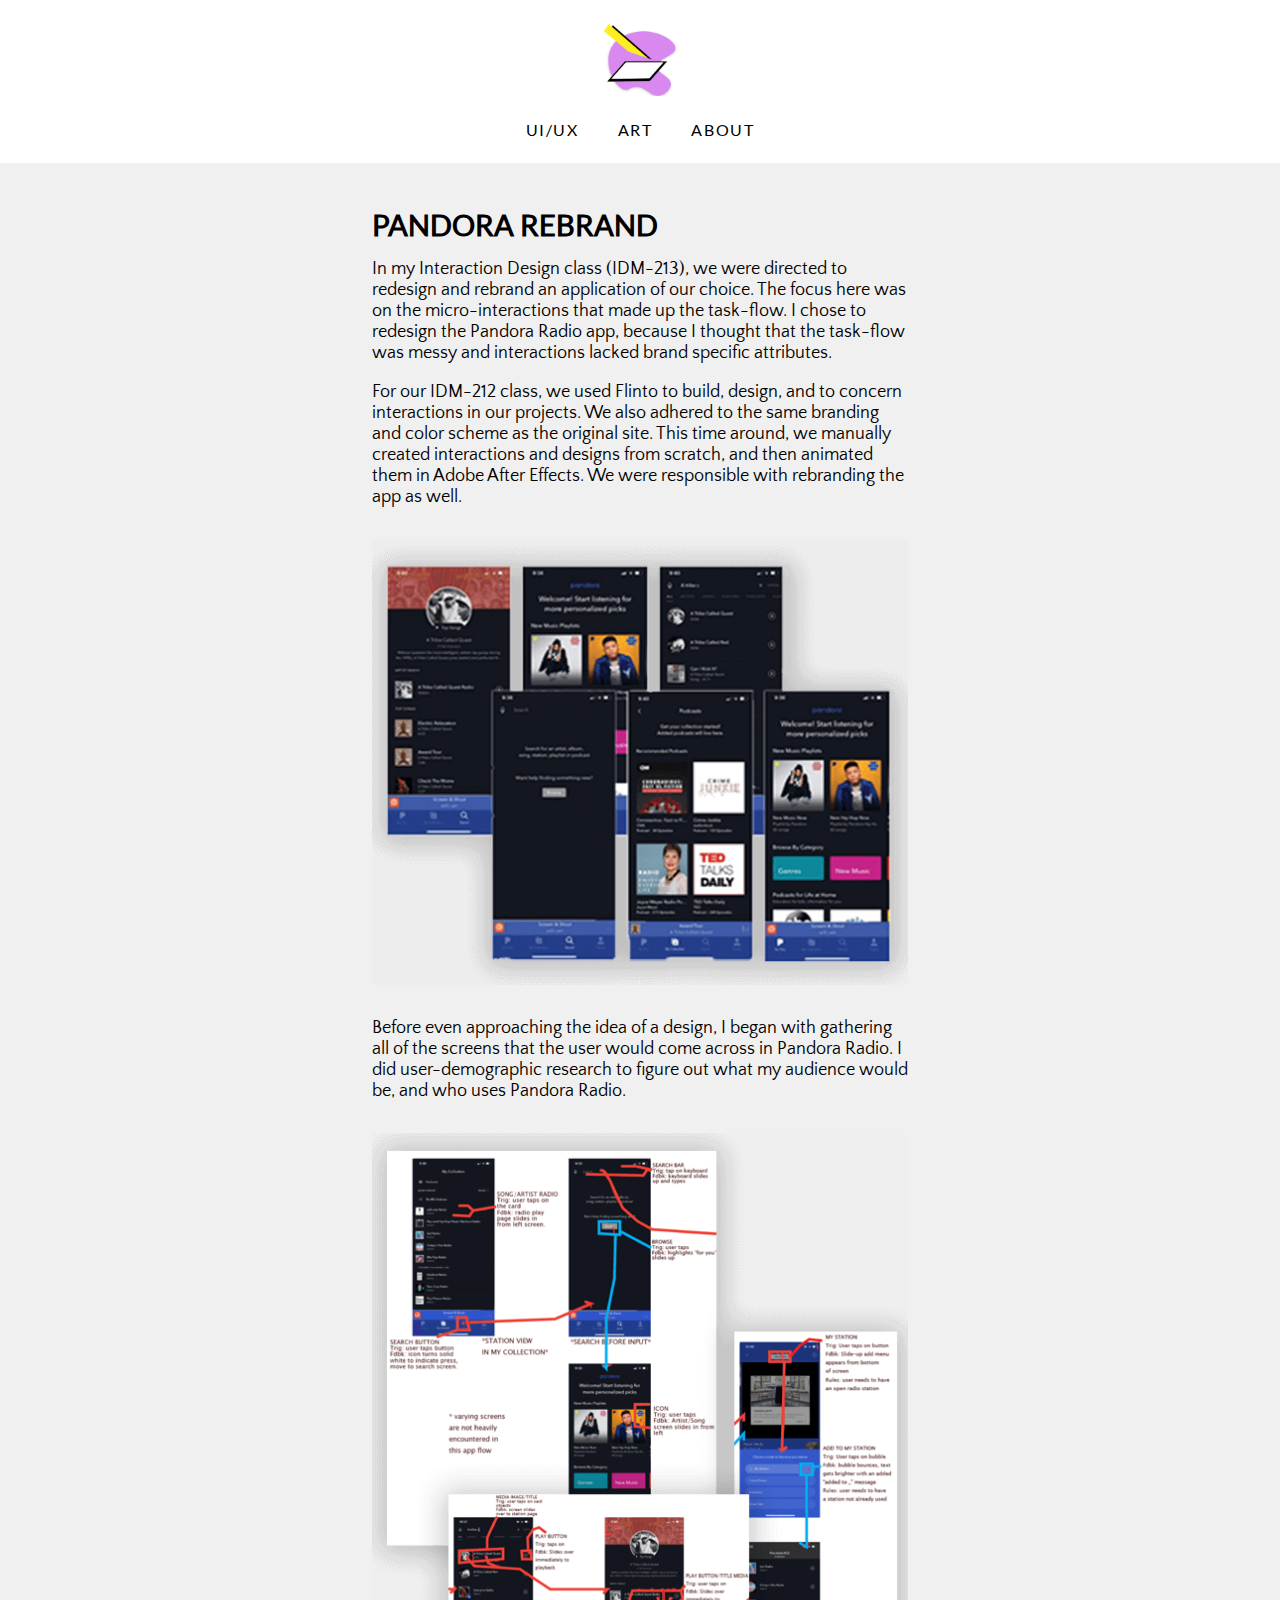
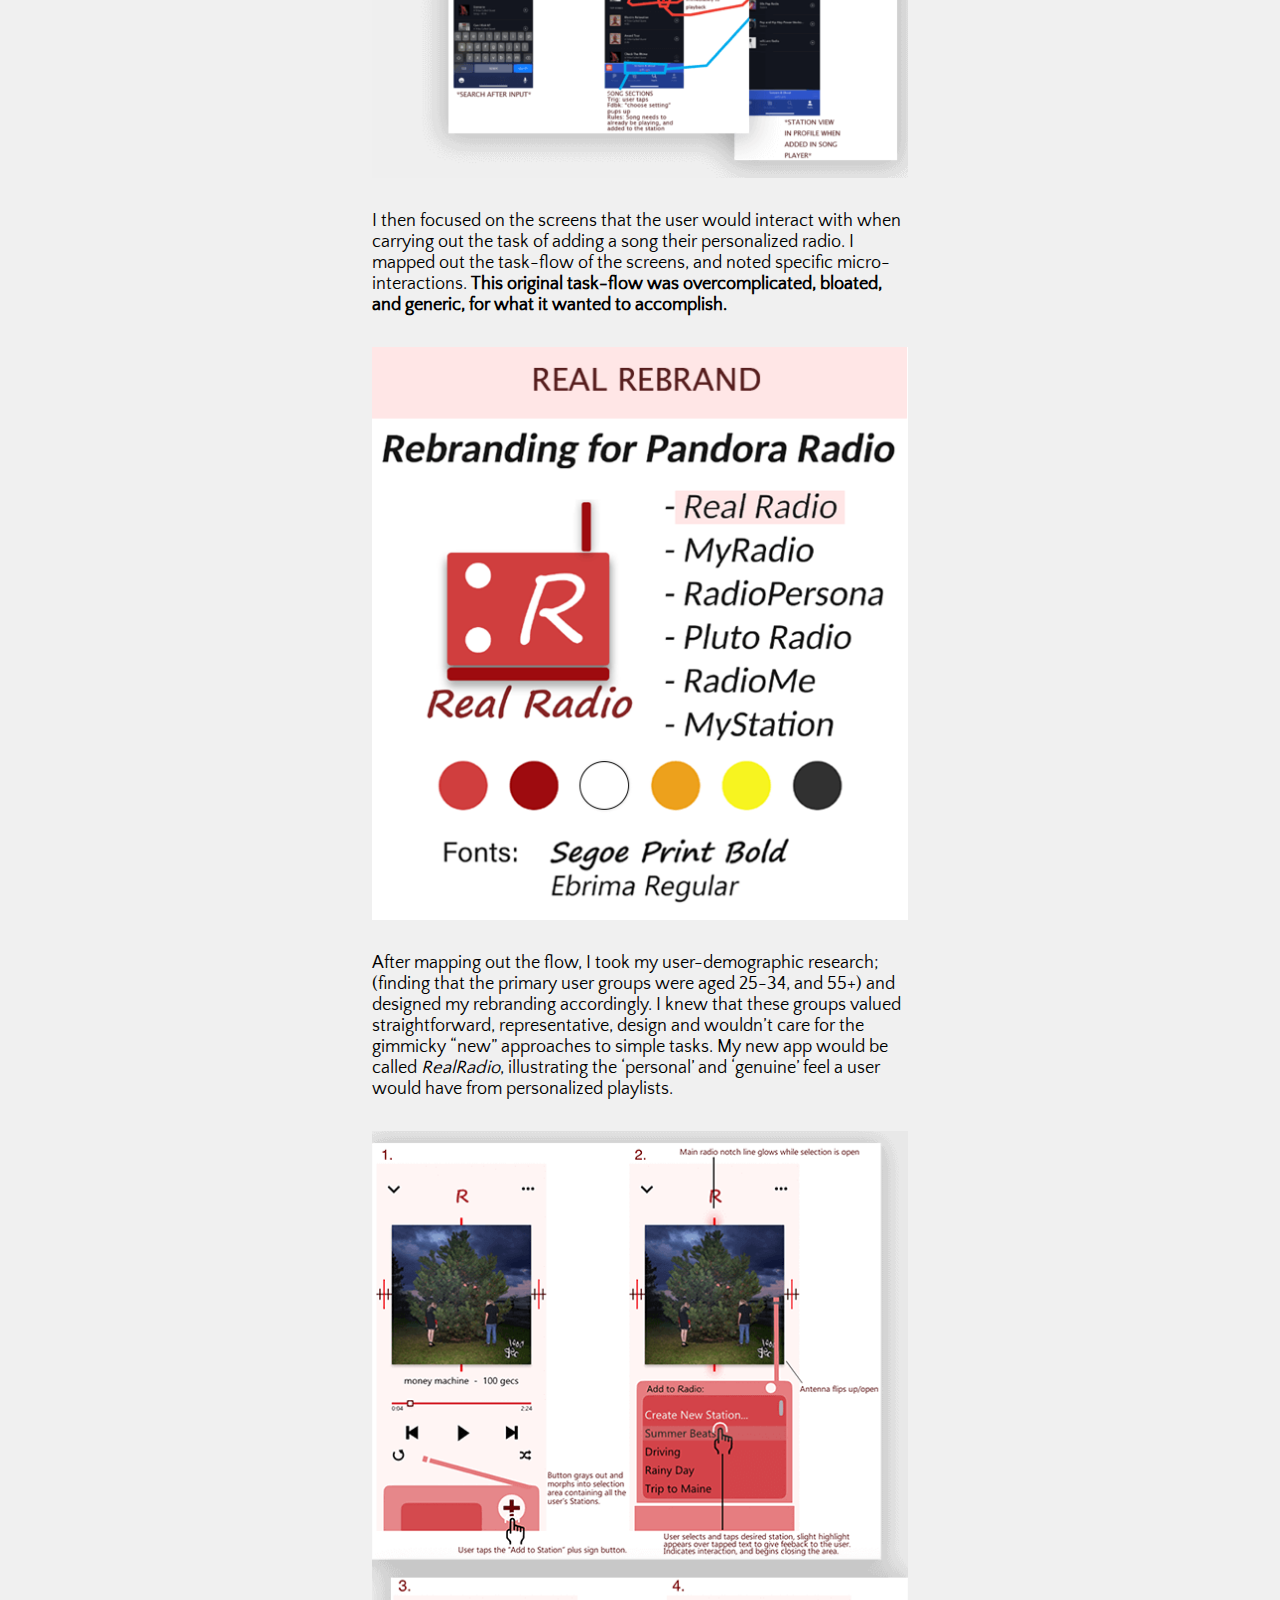
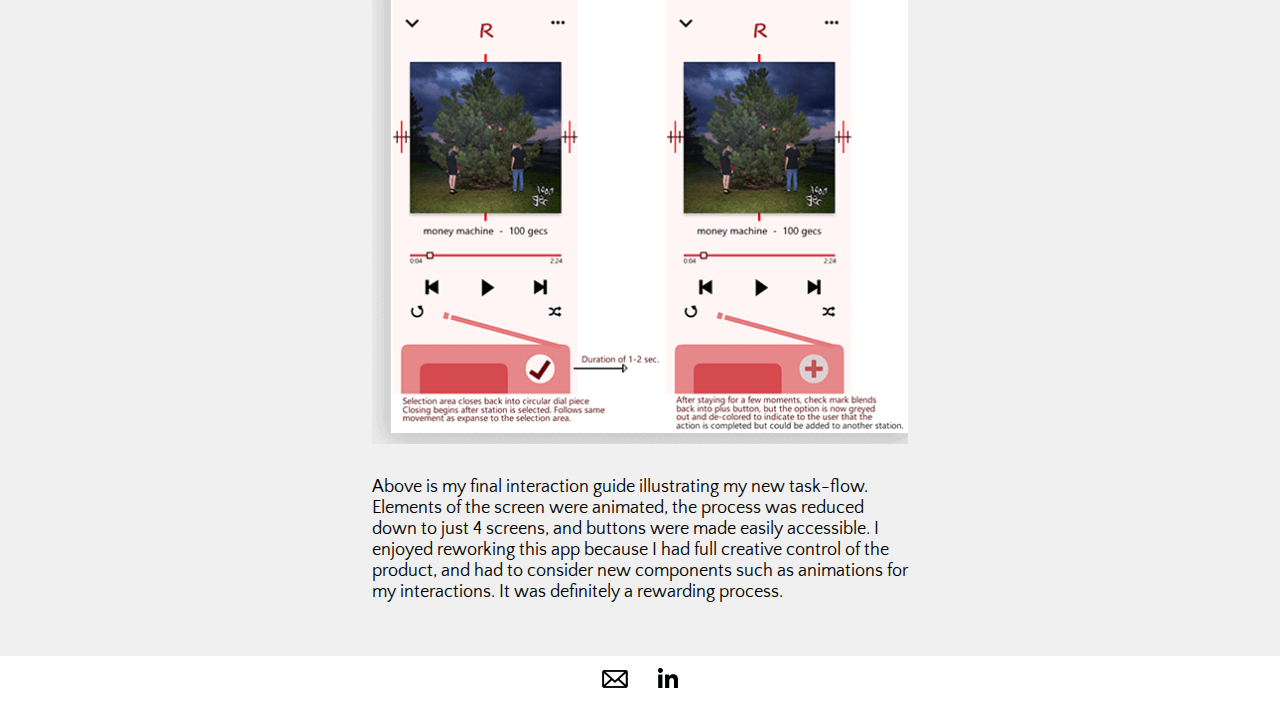
<file: work2.html>
<!DOCTYPE html>
<html lang="en">
    <head>
        <meta charset="UTF-8" />
        <meta name="viewport" content="width=device-width, initial-scale=1.0" />
        <title>McInerneyMedia | Project II</title>
        <link rel="stylesheet" href="styles.css" />
        <link rel="icon" href="imagesscaled/logosmall.png" />
    </head>
    <body>
      <!--Top centered website logo.-->
        <div class="logo_art">
            <h1>
              <a href="index.html">
                  <img alt="Centered logo of yellow pencil on white paper with purple swirl behind it." src="imagesscaled/logo4.png" width=72 height=72>
                </a>
          </h1>
        </div>
<!--Centered navbar.-->
        <div class="site_menu">
          <ul>
            <li><a href="uiux.html">UI/UX</a></li>
            <li><a href="art.html">ART</a></li>
            <li><a href="about.html">ABOUT</a></li>
          </ul>
        </div>
<!--Section containing pop-up button for returning to page tops.-->
        <button onclick="topFunction()" id="myBtn" title="Go to top">Top</button>
        
<script>

var mybutton = document.getElementById("myBtn");

window.onscroll = function() {scrollFunction()};

function scrollFunction() {
  if (document.body.scrollTop > 20 || document.documentElement.scrollTop > 20) {
    mybutton.style.display = "block";
  } else {
    mybutton.style.display = "none";
  }
}

function topFunction() {
  document.body.scrollTop = 0;
  document.documentElement.scrollTop = 0;
}

</script>
<!--Main text and image documentation content for the page.-->
<div class="worksalt">
  <div class="projects">
    <br>
  <h3>PANDORA REBRAND</h3>
            <p>In my Interaction Design class (IDM-213), we were directed to redesign and rebrand an application of our choice. The focus here was on the micro-interactions that made up the task-flow. I chose to redesign the Pandora Radio app, because I thought that the task-flow was messy and interactions lacked brand specific attributes.</p>
            <br>
            <p>For our IDM-212 class, we used Flinto to build, design, and to concern interactions in our projects. We also adhered to the same branding and color scheme as the original site. This time around, we manually created interactions and designs from scratch, and then animated them in Adobe After Effects. We were responsible	with rebranding the app as well.</p>
            <div class="projectwork">
              <img src="imagesscaled/realold.png" alt="Six different screens from various locations on the old Pandora Radio app.">
            </div>
            <p>Before even approaching the idea of a design, I began with gathering all of the screens that the user would come across in Pandora Radio. I did user-demographic research to figure out what my audience would be, and who uses Pandora Radio.</p>
            <div class="projectwork">
              <img src="imagesscaled/realtask.png" alt="A mapping of each screen with arrows, following the steps of saving a song.">
            </div>
            <p>I then focused on the screens that the user would interact with when carrying out the task of adding a song their personalized radio. I mapped out the task-flow of the screens, and noted specific micro-interactions. <b>This original task-flow was overcomplicated, bloated, and generic, for what it wanted to accomplish.</b></p>
            <div class="projectwork">
              <img src="imagesscaled/realbrand.png" alt="Rebrand sheet, with the selected title of 'Real-Radio' next to a red radio icon.">
            </div>
            <p>After mapping out the flow, I took my user-demographic research; (finding that the primary user groups were aged 25-34, and 55+) and designed my rebranding accordingly. I knew that these groups valued straightforward, representative, design and wouldn’t care for the gimmicky “new” approaches to simple tasks. My new app would be called <i>RealRadio</i>, illustrating the ‘personal’ and ‘genuine’ feel a user would have from personalized playlists.</p>
            <div class="projectwork">
              <img src="imagesscaled/realnew.png" alt="4 new screens from the Real-Radio app. Mapped with arrows to each button.">
            </div>
            <p>Above is my final interaction guide illustrating my new task-flow. Elements of the screen were animated, the process was reduced down to just 4 screens, and buttons were made easily accessible. I enjoyed reworking this app because I had full creative control of the product, and had to consider new components such as animations for my interactions. It was definitely a rewarding process.</p>
            <br>
            <br>
            <br>
        </div>
      </div>
<!--Links to email and linkedin.-->
        <footer>
          <div class="bottom">
          <a href="mailto:sam646@drexel.edu">
            <img class="stevenlink" alt="Small Envelope, a linked image directing to Steven's email." src="imagesscaled/mail.png" width="26" height="19">
            </a>
          <a href="https://www.linkedin.com/in/steven-mcinerney-3b106819a/" target="_blank">
            <img class="stevenlink" alt="IN Logo from Linkedin, a linked image directing to Steven's linkedin profile." src="imagesscaled/linkedin.png" width="20" height="20">
            </a>
          </div>
    </footer>
    </body>
</html>
</file>
<file: styles.css>
/* Items below concern the management and use of fonts. */
@font-face {
  font-family: 'Lato';
  src: url('fonts/Lato-Regular.woff2') format('woff2'),
      url('fonts/Lato-Regular.woff') format('woff');
  font-weight: 300;
  font-style: normal;
  font-display: swap;
}

@font-face {
  font-family: 'Quattrocento Sans';
  src: url('fonts/QuattrocentoSans.woff2') format('woff2'),
      url('fonts/QuattrocentoSans.woff') format('woff');
  font-weight: normal;
  font-style: normal;
  font-display: swap;
}
/* Formatting for site elements to ensure consistency. */
* {
  margin: 0;
      margin-right: 0px;
      margin-left: 0px;
  padding: 0;
}
/* Below directs the behavior of the site's logo as well as its background. */
.logo_art { 
    background-color: #ffffff;
    display: block;
  margin: 1.5rem;
  text-align: left;
  }
/* This section is concerned with the colors of nav text when interacted with. */
  a:link {
    color: rgb(0, 0, 0);
    text-decoration: none;
    letter-spacing: .1rem;

  }

  a:visited {
    color: black;
    text-decoration: none;
    letter-spacing: .1rem;

  }

  a:hover {
    color: darkgrey;
    text-decoration: none;
    letter-spacing: .1rem;

  }

  a:active {
    color: rgb(42, 42, 75);
    text-decoration: none;
    letter-spacing: .1rem;

  }
/* This follows the attribution of Lato to the nav items, and their placement. */
  li {
    font-family: Lato;
    display: inline;

  }

  li a {
    font-family: Lato;
    display: inline;
    padding: 18px;

  }
/* Standarized scaling and formatting for the site's images. */
  img {
    max-width: 100%;
    height: auto;
      display: block;
    margin-left: auto;
    margin-right: auto;
  }

.works {
    background-color: rgb(240, 240, 240);
    padding: 20px
}
/* This section is for placement and fonts of the welcome text on the index. */
.container {
  font-family: Lato;
  font-size: 21px;
  position: relative;
  text-align: left;
  color: white;
  background-color: black;
}

.centered {
  position: absolute;
  top: 30%;
  left: 50%;
  transform: translate(-50%, -50%);
  background-color: black;
  padding: 0.5rem;
}
/* Sections follow content layout for projects. */
.worksalt{
  background-color: rgb(240, 240, 240);
}

.projects {
  border-width: 0em;
margin: auto;
max-width: 600px;
bottom: 0;
}
/* Margins for regular art images. */
.physwork {
  margin: 2rem auto;
  
  }

/* Content padding specifically for projects. */
.projectwork {
  margin: 2rem auto;
  padding-left: 2rem;
  padding-right: 2rem;
  }


.ul {
  text-align: center;
}
/* Concerns the fonts and placement of the whole navbar. Some content may be filtered. */
.site_menu {
    list-style-type: none;
    font-family: Lato;
    font-size: 16px;
  color: rgb(26, 26, 26);
  text-align: center;
  padding-bottom: 24px;
  position: sticky;
}

h3 {
  font-family: Lato;
  font-size: 29px;
  padding-top: 1.6rem;
  padding-left: 2rem;
  padding-bottom: 1rem;
}
/* Placeable adherences for my about me page. */
.about_me {
    border-width: 0em;
    background-color: #dff3ff;
margin: auto;
max-width: 540px;
bottom: 0;
}

p {
  font-family: "Quattrocento Sans";
  font-size: 1.15rem;
  max-width: 536px;
  padding-left: 2rem;
  padding-right: 2rem;
}
/* Unique placement for my about me image. */
.me { 
  display: block;
  margin-left: auto;
  margin-right: auto;
  border-radius: 8px;
}
/* Guides for my linked footer content. */
.stevenlink {
display: inline-block;
margin-left: auto;
margin-right: auto;
padding: 12px
}
/* The formatting and scaling of the purple "top" button. */
#myBtn {
  display: none;
  position: fixed;
  bottom: 20px;
  right: 35px;
  z-index: 99;
  font-family: Lato, sans-serif;
  font-size: 18px;
  border: none;
  outline: none;
  background-color: rgba(219, 132, 243, 0.795);
  color: white;
  cursor: pointer;
  padding: 15px;
  border-radius: 10px;
  box-shadow: 0 2px 8px 0 rgba(0, 0, 0, 0.096), 0 6px 20px 0 rgba(0, 0, 0, 0.1);
}

#myBtn:hover {
  background-color: #555;
}
/* Overall footer adherence. */
.bottom {
    text-align: center;
}
</file>
